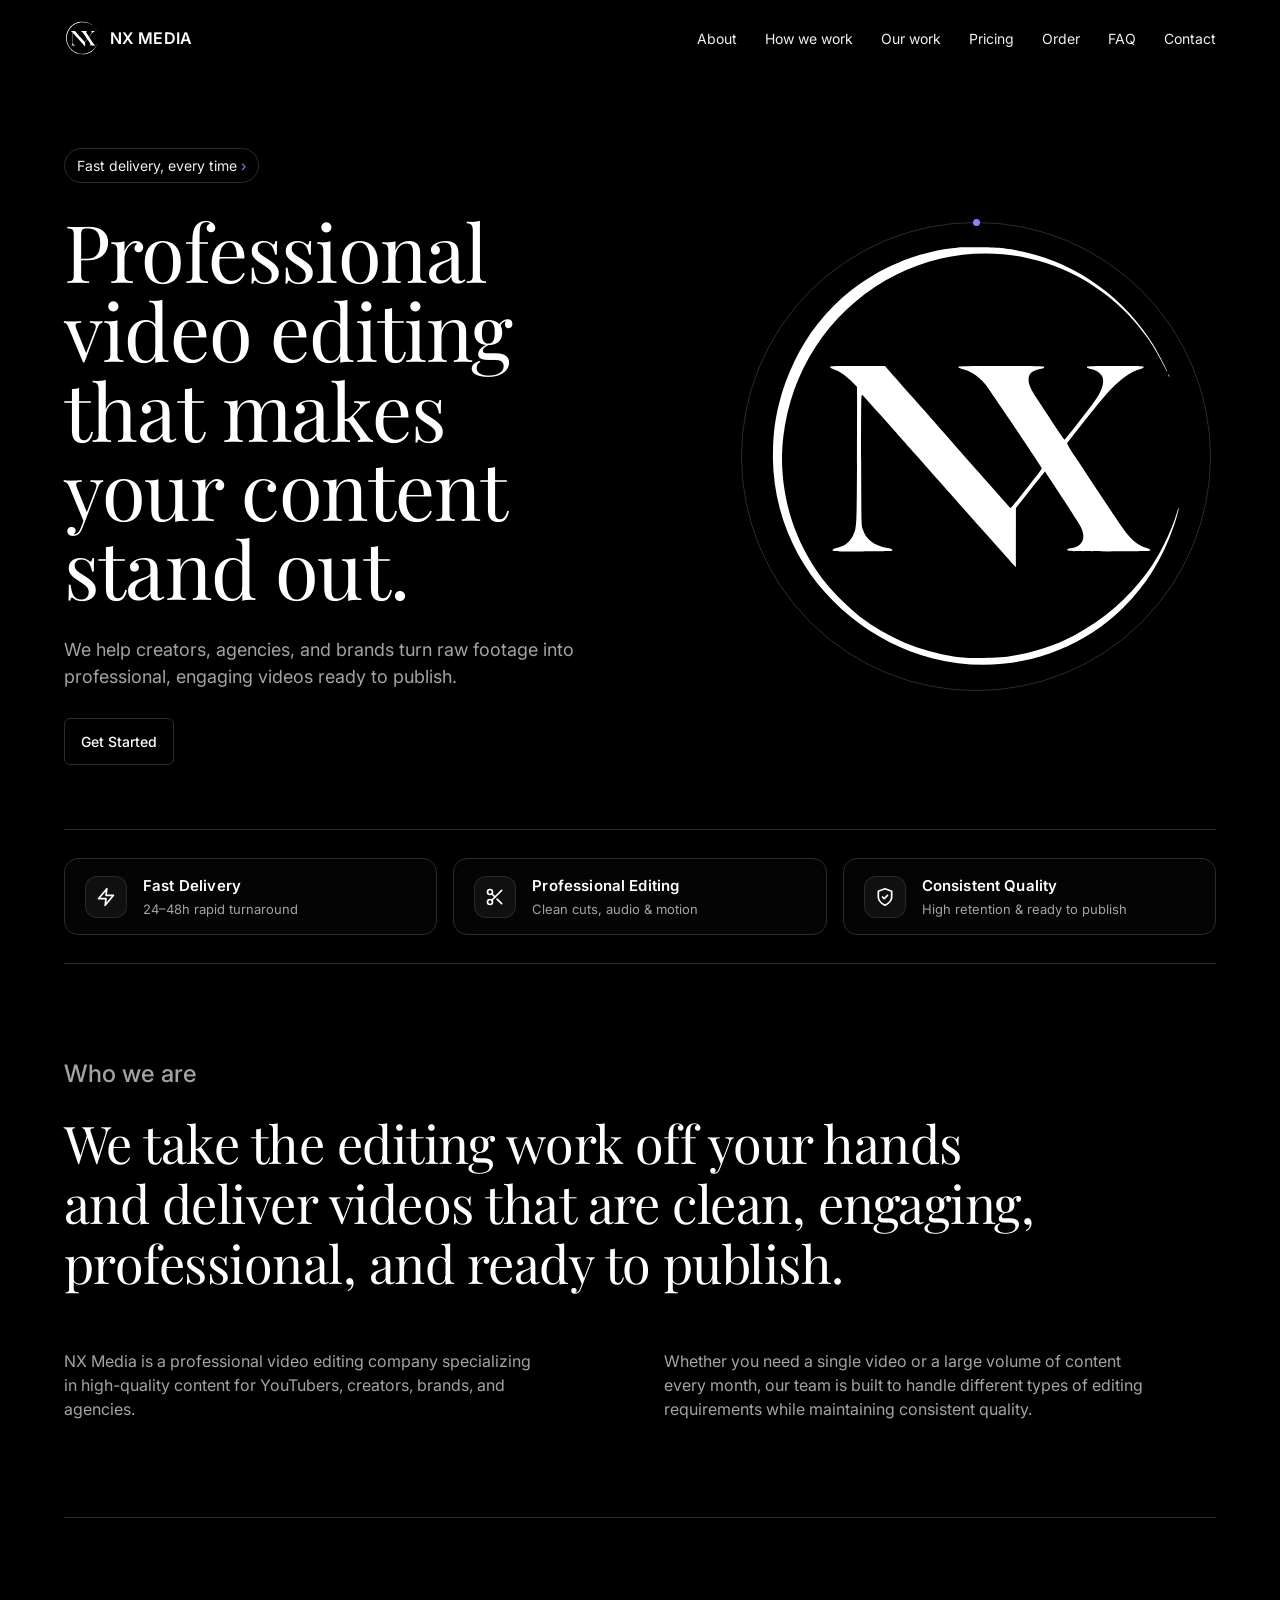
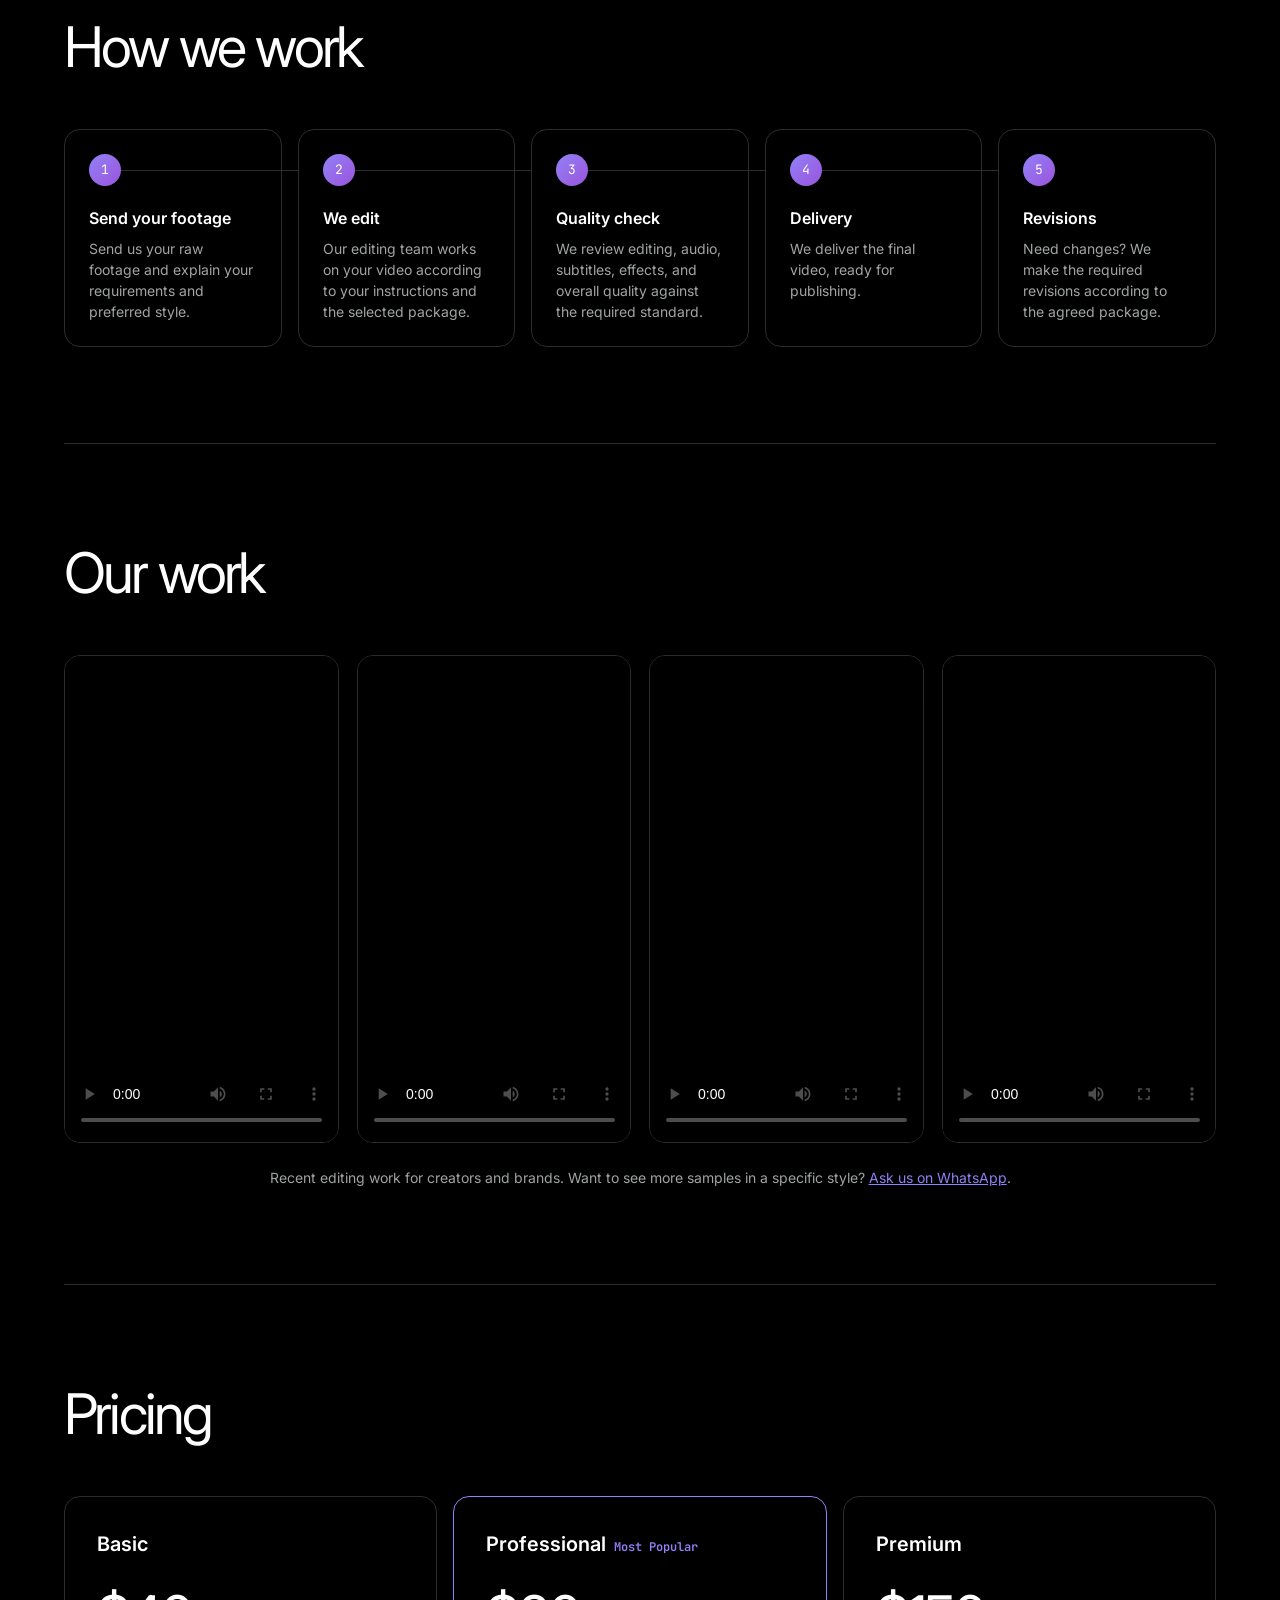
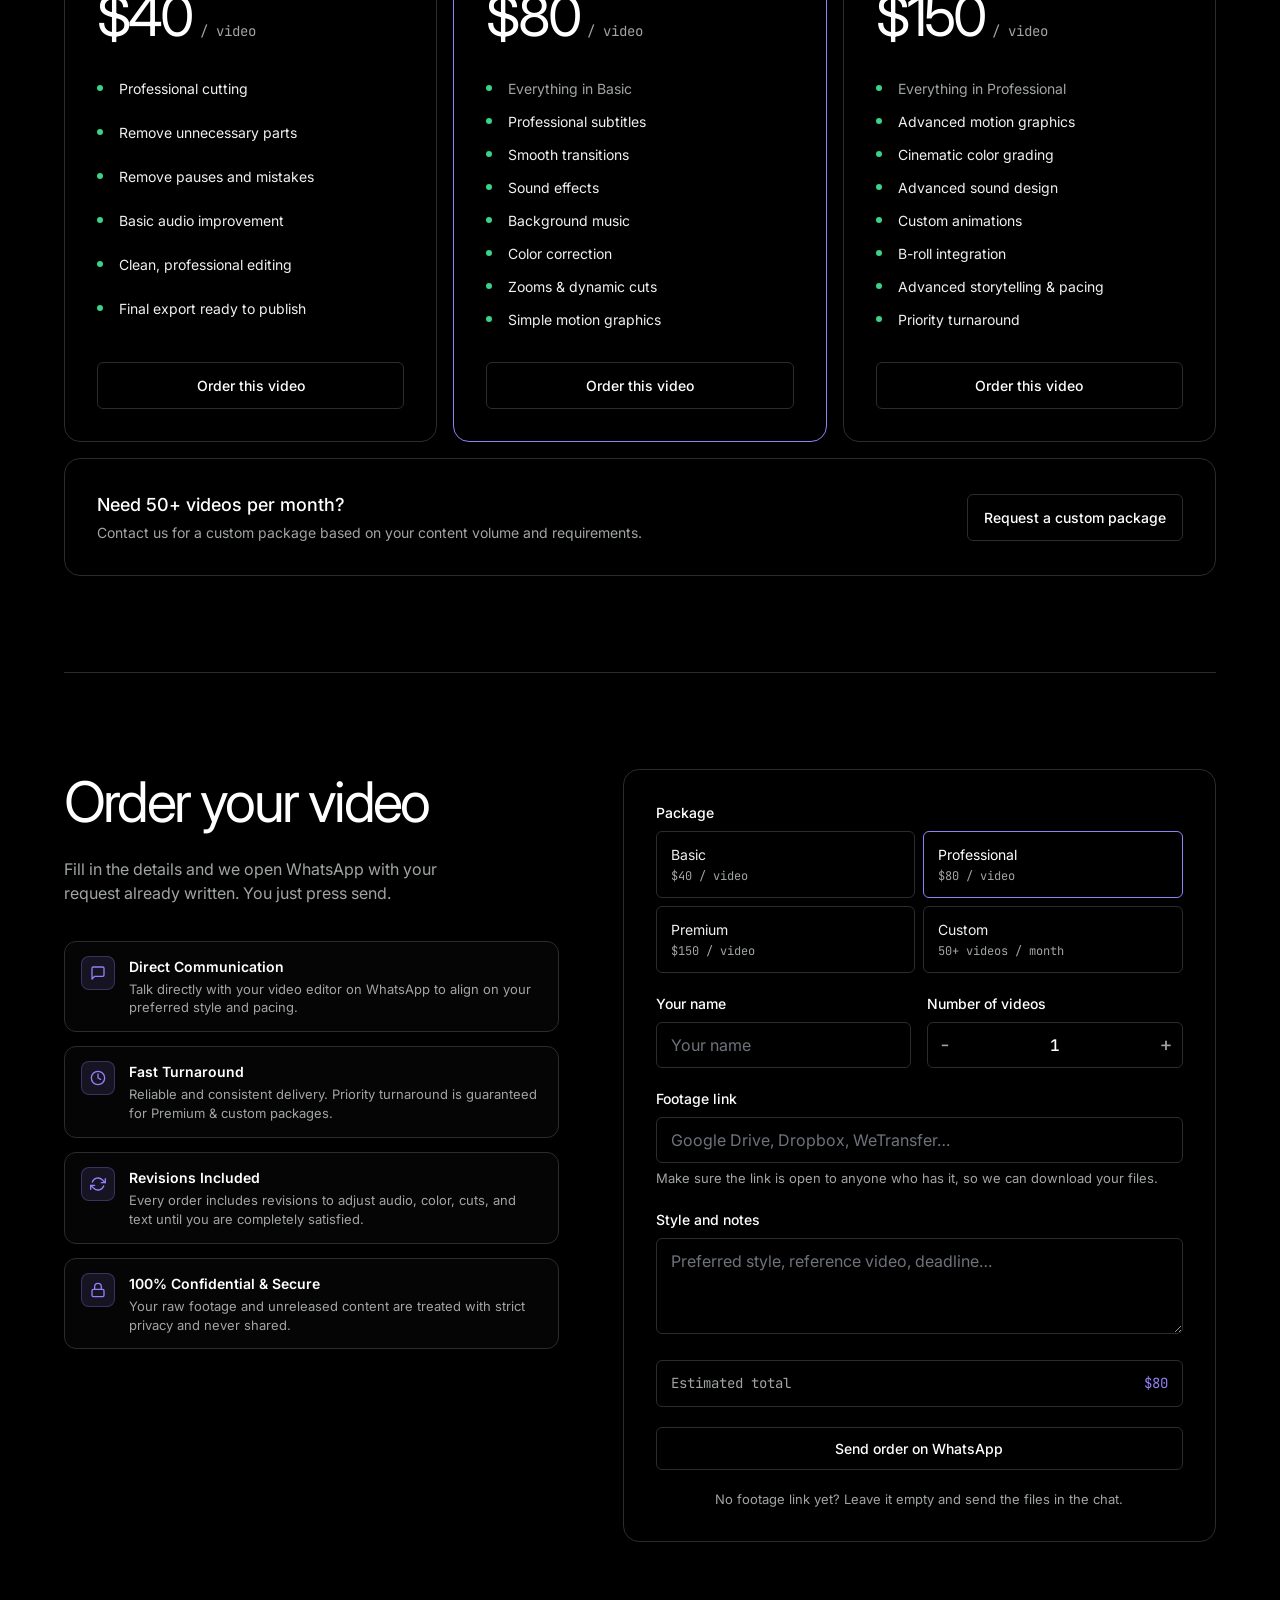
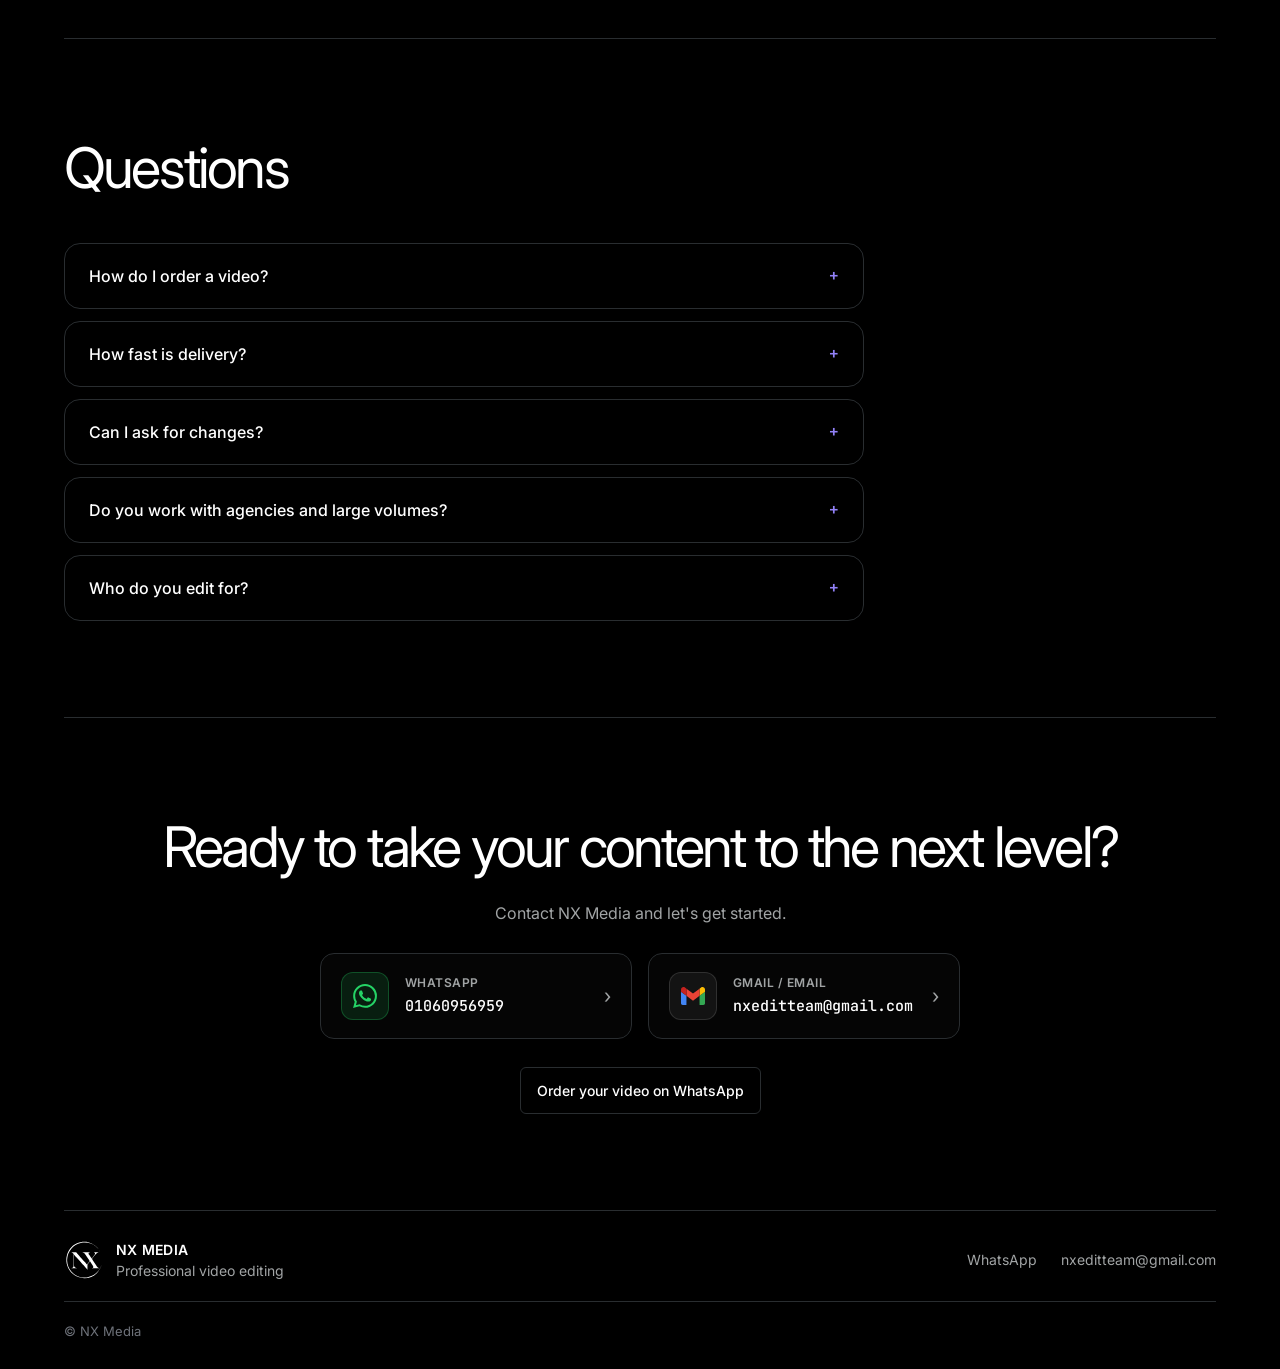
<file: index.html>
<!DOCTYPE html>
<html lang="en">
<head>
<meta charset="utf-8">
<meta name="viewport" content="width=device-width, initial-scale=1, viewport-fit=cover">
<title>NX Media — Professional Video Editing</title>
<link rel="preconnect" href="https://fonts.googleapis.com">
<link href="https://fonts.googleapis.com/css2?family=Inter:wght@400;500;600&family=Playfair+Display:wght@400&family=JetBrains+Mono:wght@400&display=swap" rel="stylesheet">
<link rel="stylesheet" href="css/style.css">
</head>
<body>
<div class="wrap">
<nav><a class="logo nav-logo" href="#top"><img src="assets/logo.svg" alt="NX Media" width="36" height="36">NX MEDIA</a><div class="links"><a href="#about">About</a><a href="#process">How we work</a><a href="#work">Our work</a><a href="#pricing">Pricing</a><a href="#order">Order</a><a href="#faq">FAQ</a><a href="#contact">Contact</a></div><button class="menu" id="mb" type="button" aria-label="Menu" aria-expanded="false" aria-controls="mp"><span></span><span></span></button><div class="mpanel" id="mp" hidden><a href="#about">About</a><a href="#process">How we work</a><a href="#work">Our work</a><a href="#pricing">Pricing</a><a href="#order">Order</a><a href="#faq">FAQ</a><a href="#contact">Contact</a></div></nav>

<header class="hero" id="top">
  <div>
    <span class="pill">Fast delivery, every time <b>›</b></span>
    <h1 style="margin-top:28px">Professional video editing that makes your content stand out.</h1>
    <p class="lead">We help creators, agencies, and brands turn raw footage into professional, engaging videos ready to publish.</p>
    <a class="btn" href="#order">Get Started</a>
  </div>
  <div class="logo-stage"><div class="ring"></div><img src="assets/logo.svg" alt="NX Media logo" width="520" height="520"></div>
</header>
<div class="trust">
  <div class="trust-card">
    <div class="t-icon">
      <svg width="20" height="20" viewBox="0 0 24 24" fill="none" stroke="currentColor" stroke-width="2" stroke-linecap="round" stroke-linejoin="round"><polygon points="13 2 3 14 12 14 11 22 21 10 12 10 13 2"/></svg>
    </div>
    <div class="t-text">
      <h4>Fast Delivery</h4>
      <p>24–48h rapid turnaround</p>
    </div>
  </div>
  <div class="trust-card">
    <div class="t-icon">
      <svg width="20" height="20" viewBox="0 0 24 24" fill="none" stroke="currentColor" stroke-width="2" stroke-linecap="round" stroke-linejoin="round"><circle cx="6" cy="6" r="3"/><circle cx="6" cy="18" r="3"/><line x1="20" y1="4" x2="8.12" y2="15.88"/><line x1="14.47" y1="14.48" x2="20" y2="20"/><line x1="8.12" y1="8.12" x2="12" y2="12"/></svg>
    </div>
    <div class="t-text">
      <h4>Professional Editing</h4>
      <p>Clean cuts, audio &amp; motion</p>
    </div>
  </div>
  <div class="trust-card">
    <div class="t-icon">
      <svg width="20" height="20" viewBox="0 0 24 24" fill="none" stroke="currentColor" stroke-width="2" stroke-linecap="round" stroke-linejoin="round"><path d="M12 22s8-4 8-10V5l-8-3-8 3v7c0 6 8 10 8 10z"/><polyline points="9 12 11 14 15 10"/></svg>
    </div>
    <div class="t-text">
      <h4>Consistent Quality</h4>
      <p>High retention &amp; ready to publish</p>
    </div>
  </div>
</div>

<section id="about">
  <h2 class="about-h">Who we are</h2>
  <p class="statement">We take the editing work off your hands and deliver videos that are clean, engaging, professional, and ready to publish.</p>
  <div class="about-cols">
    <p>NX Media is a professional video editing company specializing in high-quality content for YouTubers, creators, brands, and agencies.</p>
    <p>Whether you need a single video or a large volume of content every month, our team is built to handle different types of editing requirements while maintaining consistent quality.</p>
  </div>
</section>

<section id="process" style="border-top:1px solid var(--hair)">
  <h2>How we work</h2>
  <div class="steps">
    <div class="card"><div class="n">1</div><h4>Send your footage</h4><p>Send us your raw footage and explain your requirements and preferred style.</p></div>
    <div class="card"><div class="n">2</div><h4>We edit</h4><p>Our editing team works on your video according to your instructions and the selected package.</p></div>
    <div class="card"><div class="n">3</div><h4>Quality check</h4><p>We review editing, audio, subtitles, effects, and overall quality against the required standard.</p></div>
    <div class="card"><div class="n">4</div><h4>Delivery</h4><p>We deliver the final video, ready for publishing.</p></div>
    <div class="card"><div class="n">5</div><h4>Revisions</h4><p>Need changes? We make the required revisions according to the agreed package.</p></div>
  </div>
</section>

<section id="work" style="border-top:1px solid var(--hair)">
  <h2>Our work</h2>
  <div class="work">
    <div class="frame">
      <video controls playsinline preload="metadata" poster="https://res.cloudinary.com/gymlba2m/video/upload/v1790857457/WhatsApp_Video_2026-10-01_at_1.38.45_PM.jpg">
        <source src="https://res.cloudinary.com/gymlba2m/video/upload/v1790857457/WhatsApp_Video_2026-10-01_at_1.38.45_PM.mp4" type="video/mp4">
      </video>
    </div>
    <div class="frame">
      <video controls playsinline preload="metadata" poster="https://res.cloudinary.com/gymlba2m/video/upload/so_2/v1790857449/WhatsApp_Video_2026-10-01_at_1.38.45_PM_2.jpg">
        <source src="https://res.cloudinary.com/gymlba2m/video/upload/v1790857449/WhatsApp_Video_2026-10-01_at_1.38.45_PM_2.mp4" type="video/mp4">
      </video>
    </div>
    <div class="frame">
      <video controls playsinline preload="metadata" poster="https://res.cloudinary.com/gymlba2m/video/upload/v1790857436/WhatsApp_Video_2026-10-01_at_1.38.45_PM_1.jpg">
        <source src="https://res.cloudinary.com/gymlba2m/video/upload/v1790857436/WhatsApp_Video_2026-10-01_at_1.38.45_PM_1.mp4" type="video/mp4">
      </video>
    </div>
    <div class="frame">
      <video controls playsinline preload="metadata" poster="https://res.cloudinary.com/gymlba2m/video/upload/v1790857425/WhatsApp_Video_2026-10-01_at_1.38.45_PM_3.jpg">
        <source src="https://res.cloudinary.com/gymlba2m/video/upload/v1790857425/WhatsApp_Video_2026-10-01_at_1.38.45_PM_3.mp4" type="video/mp4">
      </video>
    </div>
  </div>
  <p class="work-note">Recent editing work for creators and brands. Want to see more samples in a specific style? <a href="https://wa.me/201060956959?text=Hi%20NX%20Media%2C%20I%20would%20like%20to%20see%20more%20portfolio%20samples" target="_blank" rel="noopener" style="color:var(--violet);text-decoration:underline">Ask us on WhatsApp</a>.</p>
</section>

<section id="pricing" style="border-top:1px solid var(--hair)">
  <h2>Pricing</h2>
  <div class="plans rv">
    <div class="card plan">
      <h3>Basic</h3>
      <div class="price">$40<small> / video</small></div>
      <ul>
        <li>Professional cutting</li><li>Remove unnecessary parts</li><li>Remove pauses and mistakes</li>
        <li>Basic audio improvement</li><li>Clean, professional editing</li><li>Final export ready to publish</li>
      </ul>
      <a class="btn" href="#order" data-pkg="Basic">Order this video</a>
    </div>
    <div class="card plan pop">
      <h3>Professional<span class="badge">Most Popular</span></h3>
      <div class="price">$80<small> / video</small></div>
      <ul>
        <li class="base">Everything in Basic</li><li>Professional subtitles</li><li>Smooth transitions</li><li>Sound effects</li>
        <li>Background music</li><li>Color correction</li><li>Zooms &amp; dynamic cuts</li><li>Simple motion graphics</li>
      </ul>
      <a class="btn" href="#order" data-pkg="Professional">Order this video</a>
    </div>
    <div class="card plan">
      <h3>Premium</h3>
      <div class="price">$150<small> / video</small></div>
      <ul>
        <li class="base">Everything in Professional</li><li>Advanced motion graphics</li><li>Cinematic color grading</li><li>Advanced sound design</li>
        <li>Custom animations</li><li>B-roll integration</li><li>Advanced storytelling &amp; pacing</li><li>Priority turnaround</li>
      </ul>
      <a class="btn" href="#order" data-pkg="Premium">Order this video</a>
    </div>
  </div>
  <div class="card custom">
    <div><h3>Need 50+ videos per month?</h3><p>Contact us for a custom package based on your content volume and requirements.</p></div>
    <a class="btn" href="#order" data-pkg="Custom">Request a custom package</a>
  </div>
</section>

<section id="order" style="border-top:1px solid var(--hair)">
  <div class="order">
    <div class="intro">
      <h2>Order your video</h2>
      <p>Fill in the details and we open WhatsApp with your request already written. You just press send.</p>
      <div class="order-perks">
        <div class="perk">
          <div class="perk-i"><svg width="16" height="16" viewBox="0 0 24 24" fill="none" stroke="currentColor" stroke-width="2" stroke-linecap="round" stroke-linejoin="round"><path d="M21 15a2 2 0 0 1-2 2H7l-4 4V5a2 2 0 0 1 2-2h14a2 2 0 0 1 2 2z"/></svg></div>
          <div><h4>Direct Communication</h4><p>Talk directly with your video editor on WhatsApp to align on your preferred style and pacing.</p></div>
        </div>
        <div class="perk">
          <div class="perk-i"><svg width="16" height="16" viewBox="0 0 24 24" fill="none" stroke="currentColor" stroke-width="2" stroke-linecap="round" stroke-linejoin="round"><circle cx="12" cy="12" r="10"/><polyline points="12 6 12 12 16 14"/></svg></div>
          <div><h4>Fast Turnaround</h4><p>Reliable and consistent delivery. Priority turnaround is guaranteed for Premium & custom packages.</p></div>
        </div>
        <div class="perk">
          <div class="perk-i"><svg width="16" height="16" viewBox="0 0 24 24" fill="none" stroke="currentColor" stroke-width="2" stroke-linecap="round" stroke-linejoin="round"><polyline points="23 4 23 10 17 10"/><polyline points="1 20 1 14 7 14"/><path d="M3.51 9a9 9 0 0 1 14.85-3.36L23 10M1 14l4.64 4.36A9 9 0 0 0 20.49 15"/></svg></div>
          <div><h4>Revisions Included</h4><p>Every order includes revisions to adjust audio, color, cuts, and text until you are completely satisfied.</p></div>
        </div>
        <div class="perk">
          <div class="perk-i"><svg width="16" height="16" viewBox="0 0 24 24" fill="none" stroke="currentColor" stroke-width="2" stroke-linecap="round" stroke-linejoin="round"><rect x="3" y="11" width="18" height="11" rx="2" ry="2"/><path d="M7 11V7a5 5 0 0 1 10 0v4"/></svg></div>
          <div><h4>100% Confidential & Secure</h4><p>Your raw footage and unreleased content are treated with strict privacy and never shared.</p></div>
        </div>
      </div>
    </div>
    <div class="f card" role="group" aria-label="Order form">
      <form id="of" novalidate style="display:grid;gap:20px" onsubmit="return false">
        <fieldset><legend>Package</legend><div class="opts"><label><input type="radio" name="pkg" value="Basic"><span>Basic<small>$40 / video</small></span></label><label><input type="radio" name="pkg" value="Professional" checked><span>Professional<small>$80 / video</small></span></label><label><input type="radio" name="pkg" value="Premium"><span>Premium<small>$150 / video</small></span></label><label><input type="radio" name="pkg" value="Custom"><span>Custom<small>50+ videos / month</small></span></label></div></fieldset>
        <div class="row2">
          <div><label class="l" for="nm">Your name</label><input id="nm" type="text" autocomplete="name" placeholder="Your name" aria-describedby="e-nm"><p class="ferr" id="e-nm" role="alert"></p></div>
          <div>
            <label class="l" for="ct">Number of videos</label>
            <div class="stepper" id="st-ct">
              <button type="button" class="step-btn" id="ct-dec" aria-label="Decrease videos">−</button>
              <input id="ct" type="number" min="1" max="99" value="1" inputmode="numeric" aria-describedby="e-ct">
              <button type="button" class="step-btn" id="ct-inc" aria-label="Increase videos">+</button>
            </div>
            <p class="ferr" id="e-ct" role="alert"></p>
          </div>
        </div>
        <div><label class="l" for="fl">Footage link</label><input id="fl" type="url" placeholder="Google Drive, Dropbox, WeTransfer…" aria-describedby="h-fl e-fl"><p class="help" id="h-fl">Make sure the link is open to anyone who has it, so we can download your files.</p><p class="ferr" id="e-fl" role="alert"></p></div>
        <div><label class="l" for="nt">Style and notes</label><textarea id="nt" placeholder="Preferred style, reference video, deadline…"></textarea></div>
        <div class="est"><span>Estimated total</span><b id="tot">$80</b></div>
        <button class="btn" type="button" id="go">Send order on WhatsApp</button>
        <p class="status" id="st" role="status" aria-live="polite"></p>
        <p class="hint">No footage link yet? Leave it empty and send the files in the chat.</p>
      </form>
    </div>
  </div>
</section>

<section id="faq" style="border-top:1px solid var(--hair)">
  <h2>Questions</h2>
  <div class="faq"><details><summary>How do I order a video?</summary><p>Send us a message on WhatsApp with your raw footage, your requirements, and your preferred style. We confirm the package and get started.</p></details><details><summary>How fast is delivery?</summary><p>Fast delivery is a core promise. Premium includes priority turnaround, and we confirm timing for your video before we start.</p></details><details><summary>Can I ask for changes?</summary><p>Yes. We make the required revisions according to the agreed package.</p></details><details><summary>Do you work with agencies and large volumes?</summary><p>Yes. We handle a single video or a large volume every month. For 50+ videos per month, we build a custom package around your volume.</p></details><details><summary>Who do you edit for?</summary><p>YouTubers, creators, brands, and agencies.</p></details></div>
</section>

<section id="contact" class="cta-sec" style="border-top:1px solid var(--hair)">
  <h2>Ready to take your content to the next level?</h2>
  <p>Contact NX Media and let's get started.</p>
  <div class="contact-cards">
    <a class="contact-card whatsapp" href="https://wa.me/201060956959?text=Hi%20NX%20Media%2C%20I%20would%20like%20to%20order%20a%20video%20edit." target="_blank" rel="noopener" aria-label="Chat on WhatsApp">
      <div class="c-icon wa-icon">
        <svg width="24" height="24" viewBox="0 0 24 24" fill="currentColor">
          <path d="M17.472 14.382c-.297-.149-1.758-.867-2.03-.967-.273-.099-.471-.148-.67.15-.197.297-.767.966-.94 1.164-.173.199-.347.223-.644.075-.297-.15-1.255-.463-2.39-1.475-.883-.788-1.48-1.761-1.653-2.059-.173-.297-.018-.458.13-.606.134-.133.298-.347.446-.52.149-.174.198-.298.298-.497.099-.198.05-.371-.025-.52-.075-.149-.669-1.612-.916-2.207-.242-.579-.487-.5-.669-.51l-.57-.01c-.198 0-.52.074-.792.372s-1.04 1.016-1.04 2.479 1.065 2.876 1.213 3.074c.149.198 2.096 3.2 5.077 4.487.709.306 1.262.489 1.694.625.712.227 1.36.195 1.871.118.571-.085 1.758-.719 2.006-1.413.248-.694.248-1.289.173-1.413-.074-.124-.272-.198-.57-.347m-5.421 7.403h-.004a9.87 9.87 0 01-5.031-1.378l-.361-.214-3.741.982.998-3.648-.235-.374a9.86 9.86 0 01-1.51-5.26c.001-5.45 4.436-9.884 9.888-9.884 2.64 0 5.122 1.03 6.988 2.898a9.825 9.825 0 012.893 6.994c-.003 5.45-4.437 9.884-9.888 9.884m8.413-18.297A11.815 11.815 0 0012.05 0C5.495 0 .16 5.335.157 11.892c0 2.096.547 4.142 1.588 5.945L.057 24l6.305-1.654a11.882 11.882 0 005.683 1.448h.005c6.554 0 11.89-5.335 11.893-11.893a11.821 11.821 0 00-3.48-8.413Z"/>
        </svg>
      </div>
      <div class="c-info">
        <span class="c-label">WhatsApp</span>
        <b class="c-val">01060956959</b>
      </div>
      <div class="c-arrow">›</div>
    </a>

    <a class="contact-card email" href="https://mail.google.com/mail/?view=cm&fs=1&to=nxeditteam@gmail.com&su=Video%20Editing%20Request%20-%20NX%20Media&body=Hi%20NX%20Media%2C%0A%0AI%20would%20like%20to%20order%20a%20video%20edit.%0A%0AName%3A%20%0APackage%3A%20%0ADetails%3A%20" target="_blank" rel="noopener" aria-label="Send email via Gmail">
      <div class="c-icon mail-icon">
        <svg width="24" height="24" viewBox="52 42 88 66">
          <path fill="#4285f4" d="M58 108h14V74L52 59v43c0 3.32 2.69 6 6 6"/>
          <path fill="#34a853" d="M120 108h14c3.32 0 6-2.69 6-6V59l-20 15"/>
          <path fill="#fbbc04" d="M120 48v26l20-15v-8c0-7.42-8.47-11.65-14.4-7.2"/>
          <path fill="#ea4335" d="M72 74V48l24 18 24-18v26L96 92"/>
          <path fill="#c5221f" d="M52 51v8l20 15V48l-5.6-4.2c-5.94-4.45-14.4-.22-14.4 7.2"/>
        </svg>
      </div>
      <div class="c-info">
        <span class="c-label">Gmail / Email</span>
        <b class="c-val">nxeditteam@gmail.com</b>
      </div>
      <div class="c-arrow">›</div>
    </a>
  </div>
  <p style="margin-top:28px"><a class="btn" href="https://wa.me/201060956959?text=Hi%20NX%20Media%2C%20I%20need%20a%20video%20edited.%20Here%20are%20the%20details%3A" target="_blank" rel="noopener">Order your video on WhatsApp</a></p>
</section>

<footer class="ft"><div class="ft-brand"><img src="assets/logo.svg" alt="NX Media" width="40" height="40"><div><b>NX MEDIA</b><span>Professional video editing</span></div></div><div class="ft-links"><a href="https://wa.me/201060956959" target="_blank" rel="noopener">WhatsApp</a><a href="https://mail.google.com/mail/?view=cm&fs=1&to=nxeditteam@gmail.com" target="_blank" rel="noopener">nxeditteam@gmail.com</a></div><div class="ft-copy">© NX Media</div></footer>
</div>
<div class="sticky"><a class="btn" href="#order" data-x="1">Order your video</a></div>
<script src="js/main.js" defer></script></body></html>
</file>
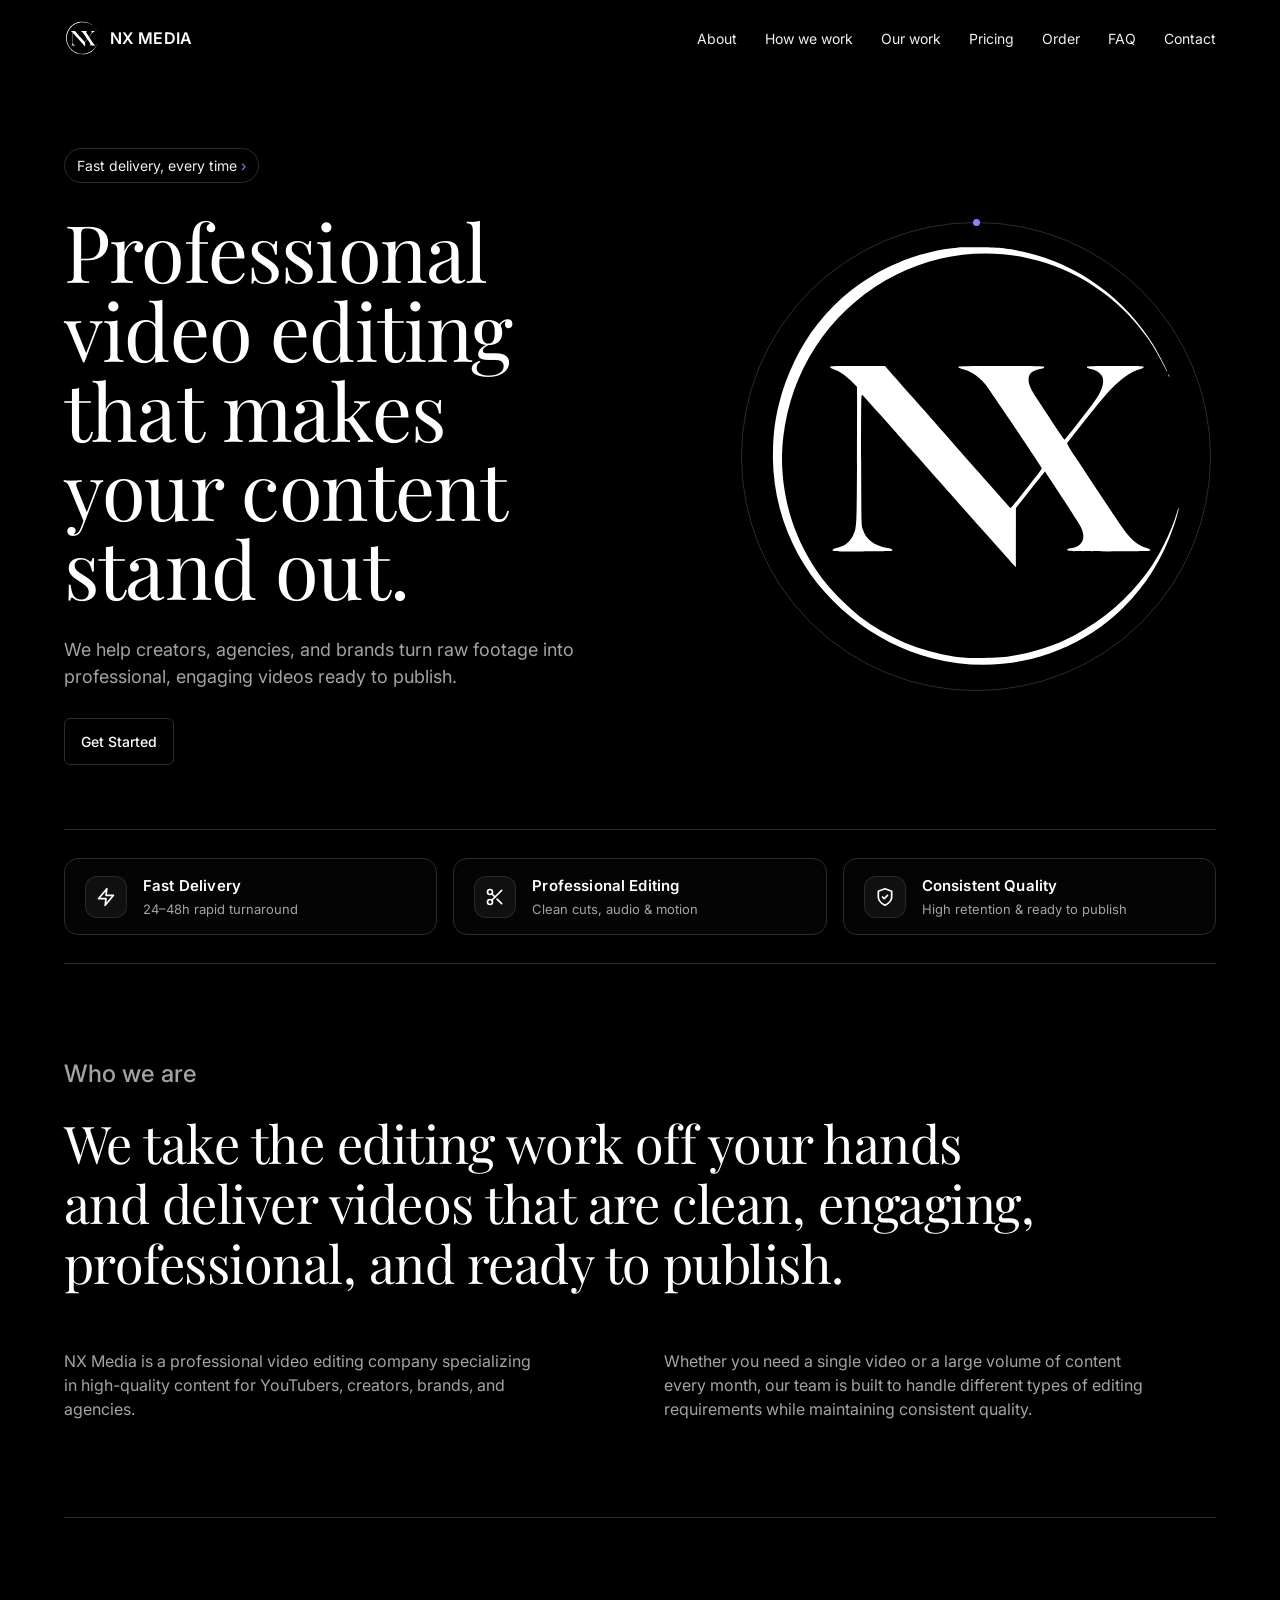
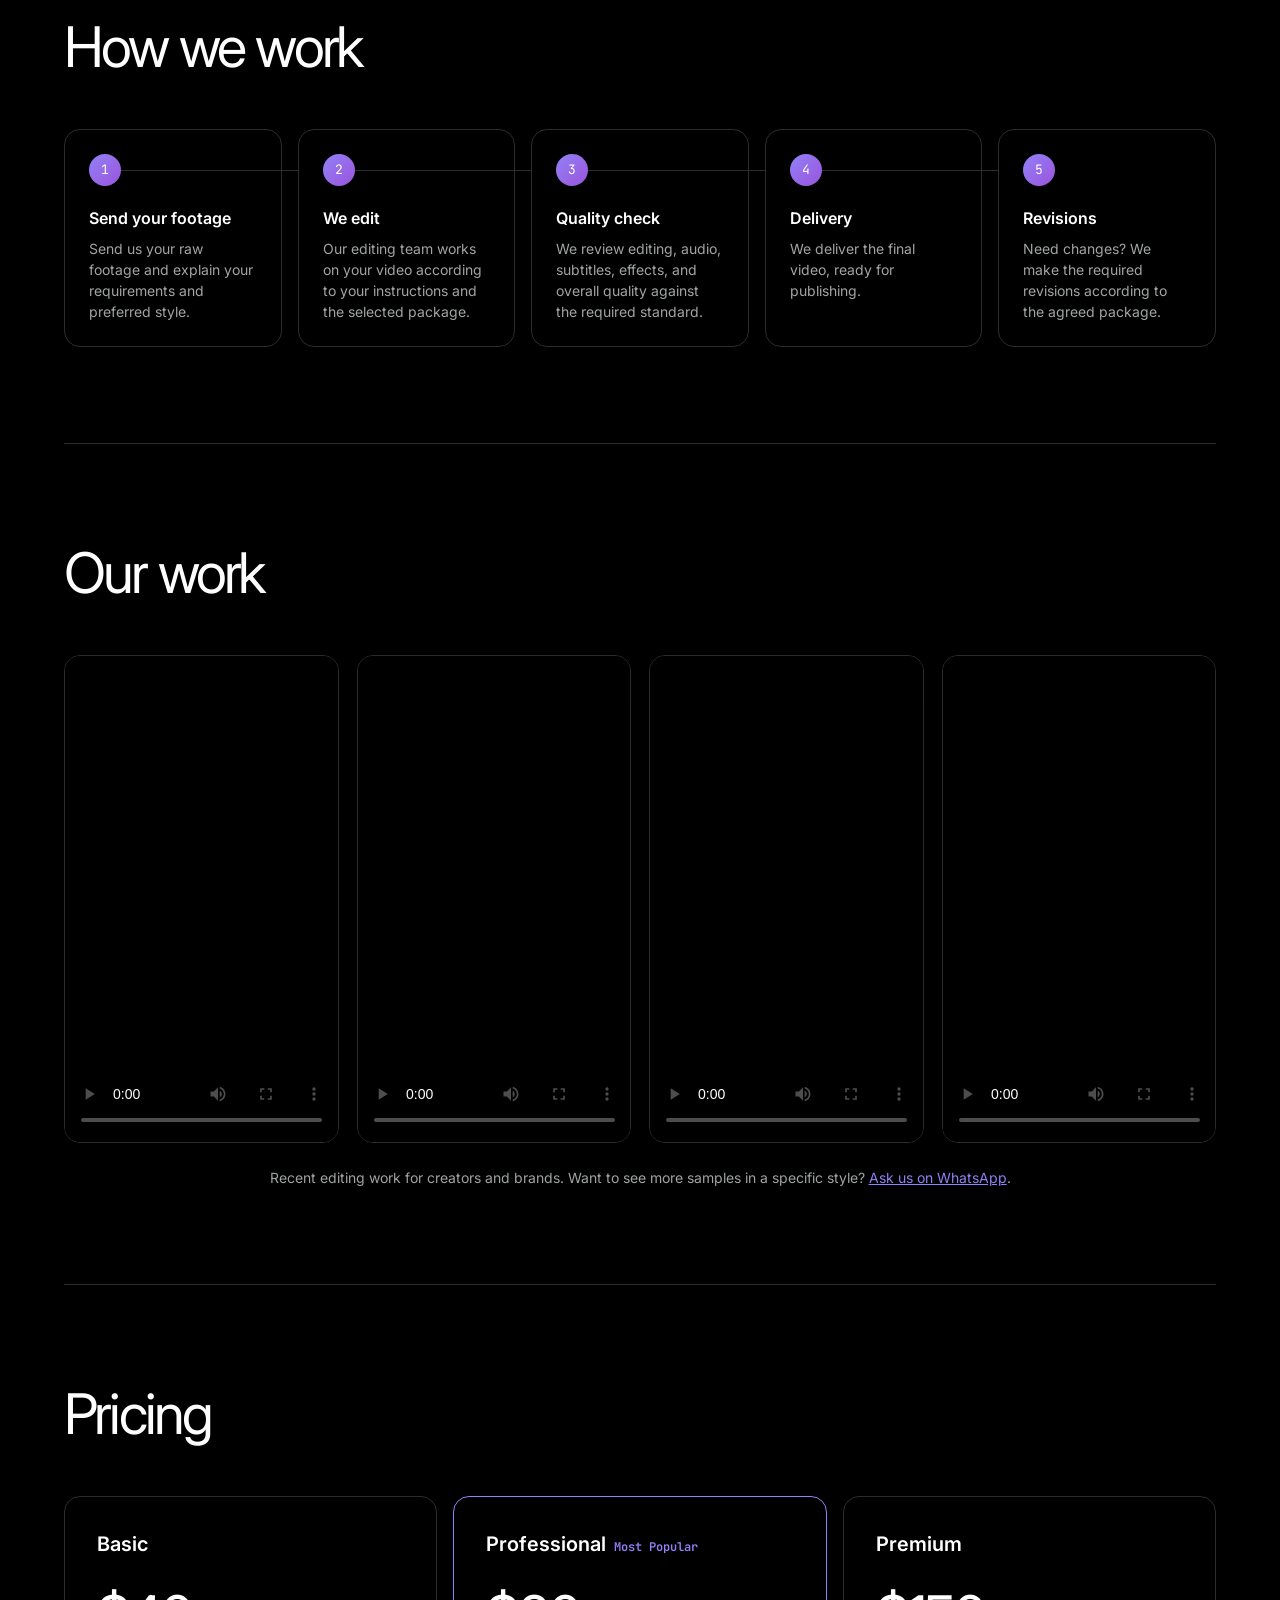
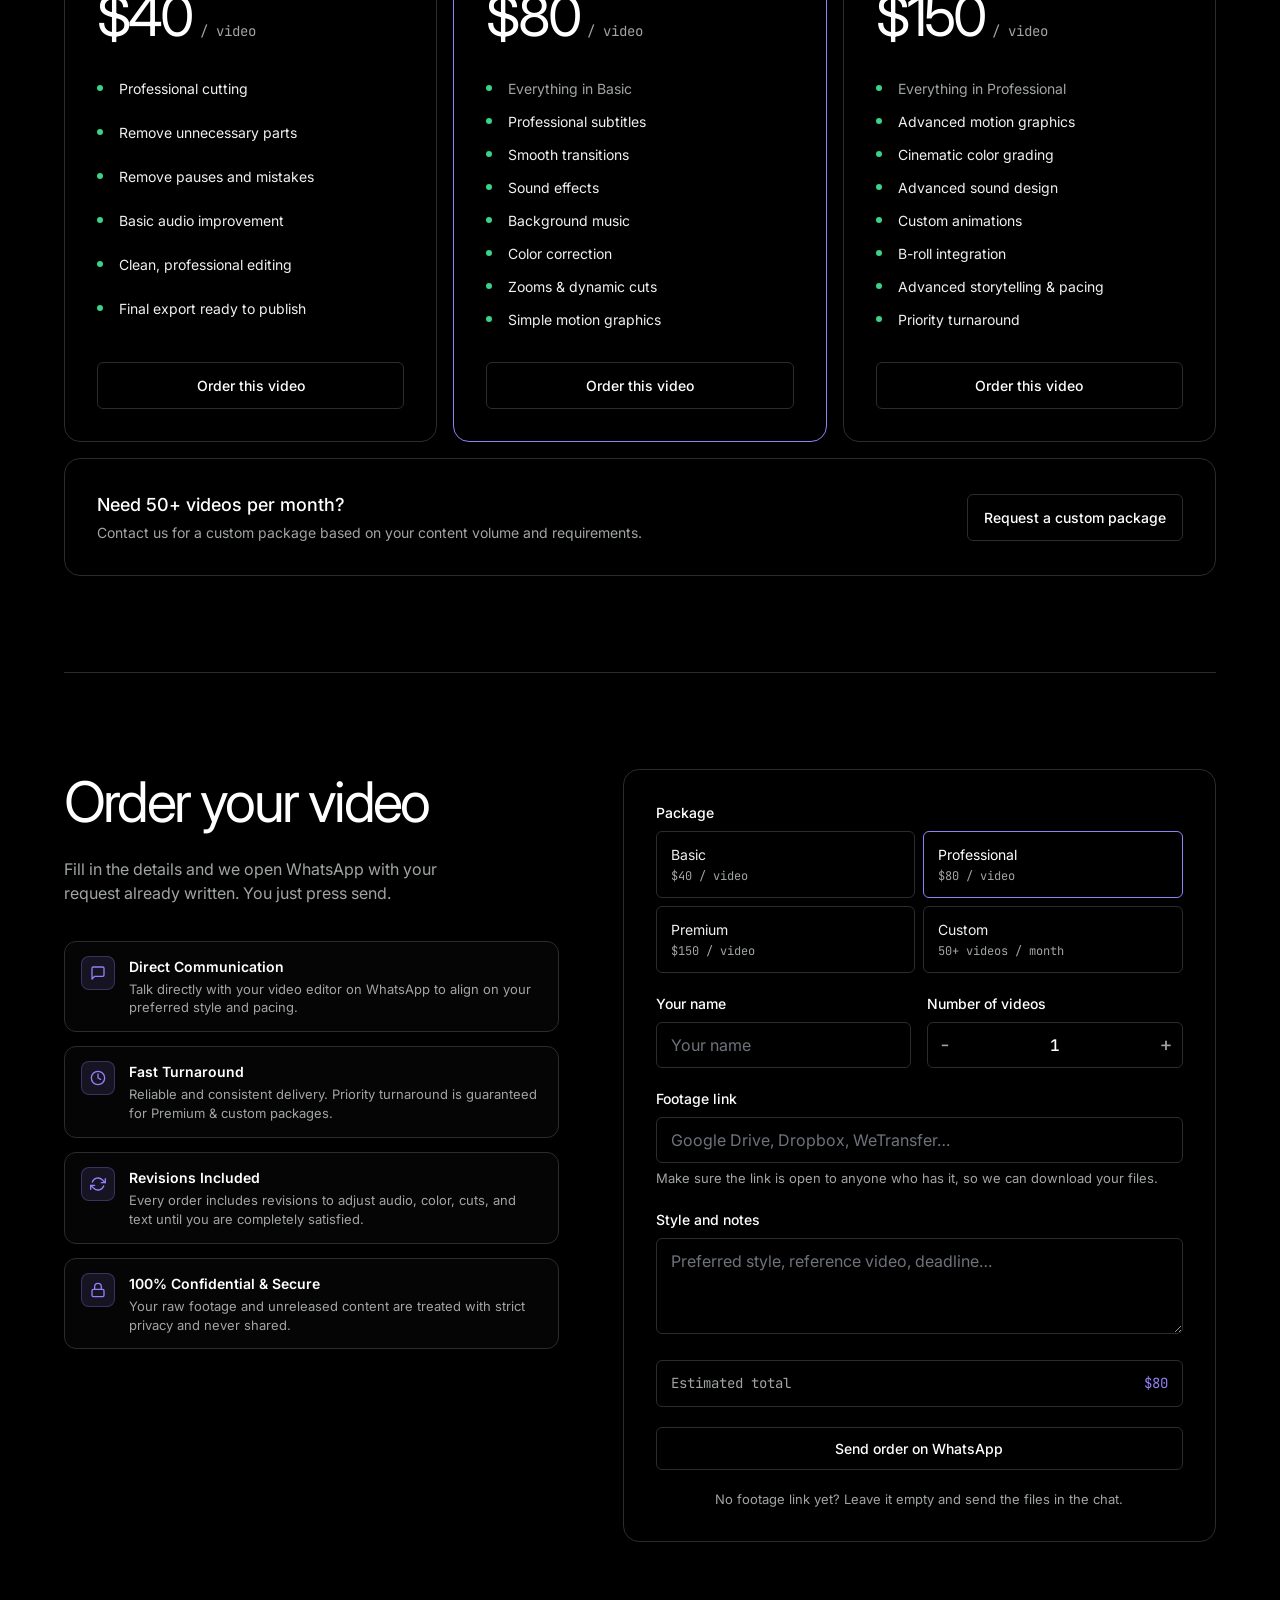
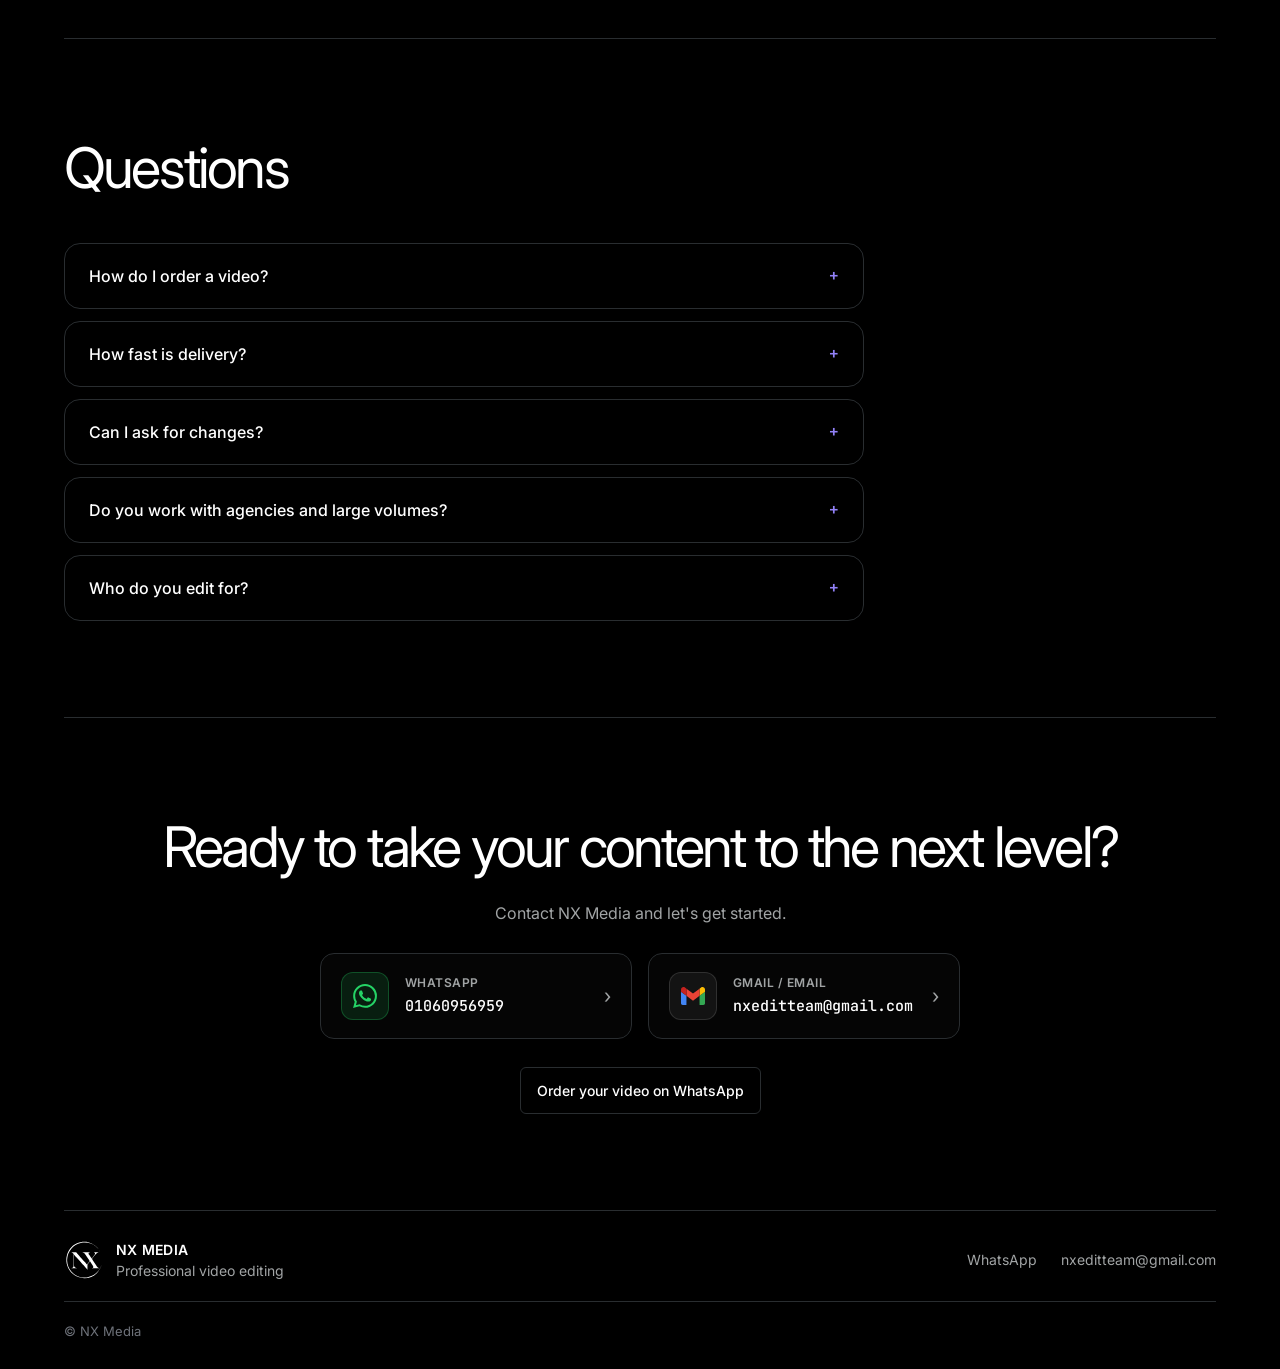
<file: NX Media.html>
<!DOCTYPE html>
<html lang="en">
<head>
<meta charset="utf-8">
<meta name="viewport" content="width=device-width, initial-scale=1, viewport-fit=cover">
<title>NX Media — Professional Video Editing</title>
<link rel="preconnect" href="https://fonts.googleapis.com">
<link href="https://fonts.googleapis.com/css2?family=Inter:wght@400;500;600&family=Playfair+Display:wght@400&family=JetBrains+Mono:wght@400&display=swap" rel="stylesheet">
<style>
:root{
  --void:#000;--hair:#292d30;--white:#fff;--bone:#f0f0f0;--ash:#a1a4a5;--smoke:#abafb4;
  --violet:#9281f7;--glow:#baa7ff;--green:#3ad389;
  --grad:linear-gradient(to right bottom,#9281f7,#9a54dc);
  --inter:'Inter',ui-sans-serif,system-ui,-apple-system,"Segoe UI",Roboto,sans-serif;
  --serif:'Playfair Display','Domaine','GT Sectra',Georgia,serif;
  --mono:'JetBrains Mono','Commit Mono',ui-monospace,Menlo,Consolas,monospace;
  box-sizing:border-box;padding-top:env(safe-area-inset-top,0px);padding-bottom:env(safe-area-inset-bottom,0px);
}
html{scroll-padding-top:env(safe-area-inset-top,0px);scroll-behavior:smooth}
*,*::before,*::after{box-sizing:border-box}
body{margin:0;background:var(--void);color:var(--bone);font:400 16px/1.5 var(--inter);-webkit-font-smoothing:antialiased}
a{color:inherit;text-decoration:none}
.wrap{max-width:1200px;margin:0 auto;padding:0 24px}
section{padding:96px 0}
nav{display:flex;justify-content:space-between;align-items:center;padding:20px 0}
.logo{font-weight:600;letter-spacing:.02em;color:var(--white)}
nav .links{display:flex;gap:28px;font-size:14px}
nav .links a{color:var(--bone)}nav .links a:hover{color:var(--white)}
.btn{display:inline-block;border:1px solid var(--hair);border-radius:6px;padding:12px 16px;color:var(--white);font-size:14px;font-weight:500;background:transparent;transition:border-color .15s ease-out}
.btn:hover,.btn:focus-visible{border-color:var(--white);outline:none}
.pill{display:inline-block;border:1px solid var(--hair);border-radius:9999px;padding:6px 12px;font-size:14px;color:var(--bone)}
.pill b{font-weight:400;color:var(--violet)}
h1,h2{font-weight:400;margin:0;color:var(--white)}
h1{font-family:var(--serif);font-size:clamp(48px,9vw,96px);line-height:1;letter-spacing:-.01em}
h2{font-size:clamp(36px,6vw,56px);line-height:1.2;letter-spacing:-.05em}
.hero{padding:72px 0 96px;display:grid;grid-template-columns:1.3fr 1fr;gap:48px;align-items:center}
.hero p.lead{font-size:18px;color:var(--ash);max-width:520px;margin:28px 0}
.tags{font-family:var(--mono);font-size:13px;color:var(--violet);margin:0 0 32px}
.logo-stage{justify-self:center;width:100%;max-width:400px;perspective:1000px}
.logo-stage img{display:block;width:100%;height:auto;mix-blend-mode:lighten;opacity:0;animation:reveal 1.2s cubic-bezier(.2,.7,.2,1) .1s forwards,sway 9s ease-in-out 1.3s infinite alternate}
@keyframes reveal{from{opacity:0;transform:scale(.9) rotateY(-40deg)}to{opacity:1;transform:none}}
@keyframes sway{from{transform:rotateY(-14deg)}to{transform:rotateY(14deg)}}
.nav-logo{display:flex;align-items:center;gap:10px}
.nav-logo img{width:36px;height:36px;display:block}
.cols{display:grid;grid-template-columns:1fr 1.2fr;gap:64px}
.cols p{color:var(--ash);margin:0 0 16px;max-width:560px}
.cols h3{font-size:24px;font-weight:500;color:var(--white);margin:0 0 16px}
.steps{display:grid;grid-template-columns:repeat(5,1fr);gap:16px;margin-top:48px}
.card{border:1px solid var(--hair);border-radius:16px;padding:32px;background:#000}
.steps .card{padding:24px}
.steps .n{display:grid;place-items:center;width:32px;height:32px;border-radius:16px;background:var(--grad);color:#fff;font-family:var(--mono);font-size:13px;margin-bottom:20px}
.steps h4,.plan h3{margin:0 0 8px;font-size:16px;font-weight:600;color:var(--white)}
.steps p{margin:0;font-size:14px;color:var(--ash);line-height:1.5}
.plans{display:grid;grid-template-columns:repeat(3,1fr);gap:16px;margin-top:48px}
.plan{display:flex;flex-direction:column}
.plan.pop{border-color:var(--violet)}
.plan h3{font-size:20px}
.price{font-size:56px;letter-spacing:-.05em;color:var(--white);line-height:1.2;margin:16px 0 4px}
.price small{font-family:var(--mono);font-size:14px;letter-spacing:0;color:var(--ash)}
.badge{font-family:var(--mono);font-size:12px;color:var(--violet);margin-left:8px}
.plan ul{list-style:none;padding:0;margin:24px 0 32px;display:grid;gap:12px;font-size:14px;flex:1}
.plan li{color:var(--bone);padding-left:22px;position:relative}
.plan li::before{content:"";position:absolute;left:0;top:7px;width:6px;height:6px;border-radius:50%;background:var(--green)}
.plan li.base{color:var(--ash)}
.plan .btn{text-align:center}
.custom{margin-top:16px;display:flex;justify-content:space-between;gap:24px;align-items:center;flex-wrap:wrap}
.custom h3{margin:0 0 4px;font-size:18px;font-weight:500;color:var(--white)}
.custom p{margin:0;color:var(--ash);font-size:14px}
.contact-cards{display:grid;grid-template-columns:1fr 1fr;gap:16px;max-width:640px;margin:28px auto 0;text-align:left}
.contact-card{display:flex;align-items:center;gap:16px;padding:18px 20px;border:1px solid var(--hair);border-radius:14px;background:rgba(255,255,255,.02);transition:all .2s cubic-bezier(.16,1,.3,1);text-decoration:none}
.contact-card:hover{transform:translateY(-2px);background:rgba(255,255,255,.05)}
.contact-card.whatsapp:hover{border-color:rgba(37,211,102,.5);box-shadow:0 8px 24px -6px rgba(37,211,102,.25)}
.contact-card.email:hover{border-color:rgba(66,133,244,.55);box-shadow:0 8px 24px -6px rgba(66,133,244,.25)}
.c-icon{width:48px;height:48px;border-radius:12px;display:grid;place-items:center;flex-shrink:0;transition:transform .2s ease}
.contact-card:hover .c-icon{transform:scale(1.08)}
.wa-icon{background:rgba(37,211,102,.12);border:1px solid rgba(37,211,102,.28);color:#25d366}
.mail-icon{background:rgba(255,255,255,.06);border:1px solid rgba(255,255,255,.12);color:#fff}
.c-info{display:flex;flex-direction:column;gap:3px;min-width:0;flex:1}
.c-label{font-size:12px;text-transform:uppercase;letter-spacing:.04em;color:var(--ash);font-weight:600}
.c-val{font-size:15px;color:var(--white);font-family:var(--mono);font-weight:500;overflow:hidden;text-overflow:ellipsis;white-space:nowrap}
.c-arrow{color:var(--ash);font-size:20px;line-height:1;transition:transform .2s ease,color .2s ease}
.contact-card:hover .c-arrow{color:var(--white);transform:translateX(3px)}
@media(max-width:620px){.contact-cards{grid-template-columns:1fr}}
.cta-sec{text-align:center}
.cta-sec p{color:var(--ash);margin:20px auto 0;max-width:480px}
footer{border-top:1px solid var(--hair);padding:28px 0;font-size:14px;color:var(--ash);display:flex;justify-content:space-between;flex-wrap:wrap;gap:12px}
@media(max-width:900px){.hero,.cols{grid-template-columns:1fr}.steps{grid-template-columns:1fr 1fr}.plans{grid-template-columns:1fr}.logo-stage{max-width:240px;order:-1}section{padding:64px 0}}
@media(max-width:520px){.steps{grid-template-columns:1fr}nav .links{display:none}}
@media(prefers-reduced-motion:reduce){.logo-stage img{animation:none;opacity:1}}

.logo-stage{position:relative;max-width:460px}
.ring{position:absolute;inset:-1%;border-radius:50%;border:1px solid var(--hair);animation:turn 16s linear infinite;pointer-events:none}
.ring::after{content:"";position:absolute;top:-4px;left:50%;width:7px;height:7px;margin-left:-3.5px;border-radius:50%;background:var(--violet)}
@keyframes turn{to{transform:rotate(360deg)}}
h1{max-width:11em;text-wrap:balance;font-size:clamp(36px,6.2vw,80px)}
.steps .card{position:relative}
.steps .n{position:relative;z-index:1}
.steps .card:not(:last-child)::after{content:"";position:absolute;left:56px;top:40px;width:calc(100% - 16px);height:1px;background:var(--hair)}
.js .plans.rv{opacity:0;transform:translateY(18px);transition:opacity .7s ease-out,transform .7s ease-out}
.js .plans.rv.in{opacity:1;transform:none}
.work{display:grid;grid-template-columns:repeat(4,1fr);gap:18px;margin-top:48px}
.work .frame{aspect-ratio:9/16;border:1px solid var(--hair);border-radius:16px;overflow:hidden;position:relative;background:#000;box-shadow:0 12px 32px -8px rgba(0,0,0,.6);transition:border-color .2s ease,transform .2s ease}
.work .frame:hover{border-color:rgba(255,255,255,.2);transform:translateY(-3px)}
.work video{position:absolute;inset:0;width:100%;height:100%;object-fit:contain;border:0;background:#000}
.work video:fullscreen,.work video:-webkit-full-screen{object-fit:contain!important}
.work-note{color:var(--ash);margin:24px 0 0;font-size:14px;text-align:center}
.faq{margin-top:40px;display:grid;gap:12px;max-width:800px}
.faq details{border:1px solid var(--hair);border-radius:16px;padding:20px 24px}
.faq summary{cursor:pointer;font-weight:500;color:var(--white);list-style:none;display:flex;justify-content:space-between;gap:16px}
.faq summary::-webkit-details-marker{display:none}
.faq summary::after{content:"+";font-family:var(--mono);color:var(--violet)}
.faq details[open] summary::after{content:"–"}
.faq details p{margin:12px 0 0;color:var(--ash);font-size:15px}
.sticky{display:none}
@media(max-width:900px){.work{grid-template-columns:repeat(2,1fr)}.steps .card::after{display:none!important}
@media(max-width:520px){.work{grid-template-columns:1fr;max-width:320px;margin-left:auto;margin-right:auto}}
.sticky{display:block;position:fixed;left:0;right:0;bottom:0;z-index:20;padding:12px 16px calc(12px + env(safe-area-inset-bottom,0px));background:rgba(0,0,0,.95);backdrop-filter:blur(25px);border-top:1px solid var(--hair)}
.sticky a{display:block;text-align:center}body{padding-bottom:76px}}
@media(prefers-reduced-motion:reduce){.ring{animation:none}.js .plans.rv{opacity:1;transform:none;transition:none}}
@media(max-width:900px){nav{gap:16px}nav .links{gap:18px;overflow-x:auto;white-space:nowrap;min-width:0;scrollbar-width:none}nav .links::-webkit-scrollbar{display:none}h1,h2,.price{overflow-wrap:break-word}}

.order{display:grid;grid-template-columns:1fr 1.2fr;gap:64px;align-items:start}
.order .intro p{color:var(--ash);max-width:420px;margin:20px 0 0}
.order form{display:grid;gap:20px}
.f label.l,.f legend{display:block;font-size:14px;font-weight:500;color:var(--white);margin:0 0 8px;padding:0}
.f fieldset{border:0;margin:0;padding:0;min-width:0}
.f input[type=text],.f input[type=number],.f input[type=url],.f textarea{width:100%;background:#000;color:var(--white);border:1px solid var(--hair);border-radius:6px;padding:12px 14px;font:400 16px var(--inter);transition:border-color .15s ease-out}
.f textarea{min-height:96px;resize:vertical}
.f input:focus,.f textarea:focus{outline:none;border-color:var(--white)}
.f ::placeholder{color:#6e727a}
input[type=number]::-webkit-inner-spin-button,input[type=number]::-webkit-outer-spin-button{-webkit-appearance:none;margin:0}
input[type=number]{-moz-appearance:textfield;appearance:textfield}
.stepper{display:flex;align-items:stretch;border:1px solid var(--hair);border-radius:6px;background:#000;transition:border-color .15s ease-out;overflow:hidden;height:46px}
.stepper:focus-within{border-color:var(--white)}
.stepper.bad{border-color:#ff9592}
.stepper input[type=number]{border:0!important;border-radius:0!important;text-align:center;font-family:var(--mono);font-size:16px;font-weight:500;padding:0;background:transparent!important;color:var(--white);width:100%;height:100%}
.step-btn{background:transparent;border:0;color:var(--ash);width:44px;font-size:20px;font-family:var(--mono);cursor:pointer;display:grid;place-items:center;user-select:none;-webkit-user-select:none;transition:background .15s ease-out,color .15s ease-out;padding:0}
.step-btn:hover{background:rgba(255,255,255,.08);color:var(--white)}
.step-btn:active{background:rgba(255,255,255,.16);color:var(--white)}
.opts{display:grid;grid-template-columns:1fr 1fr;gap:8px}
.opts label{cursor:pointer;position:relative}
.opts input{position:absolute;opacity:0;pointer-events:none}
.opts span{display:block;border:1px solid var(--hair);border-radius:6px;padding:12px 14px;font-size:14px;color:var(--bone);transition:border-color .15s ease-out}
.opts span small{display:block;font-family:var(--mono);font-size:12px;color:var(--ash);margin-top:2px}
.opts input:checked+span{border-color:var(--violet);color:var(--white)}
.opts input:focus-visible+span{border-color:var(--white)}
.row2{display:grid;grid-template-columns:1fr 1fr;gap:16px}
.est{font-family:var(--mono);font-size:14px;color:var(--ash);border:1px solid var(--hair);border-radius:6px;padding:12px 14px;display:flex;justify-content:space-between;gap:12px;flex-wrap:wrap}
.est b{font-weight:400;color:var(--violet)}
.err{color:#ff9592;font-size:14px;margin:0;min-height:0}
button.btn{cursor:pointer;font-family:var(--inter);width:100%}
.hint{font-size:13px;color:var(--ash);margin:0;text-align:center}
.order-perks{margin-top:36px;display:grid;gap:14px}
.perk{display:flex;gap:14px;align-items:flex-start;padding:14px 16px;border:1px solid var(--hair);border-radius:12px;background:rgba(255,255,255,.02);transition:border-color .2s ease,background .2s ease}
.perk:hover{border-color:rgba(255,255,255,.18);background:rgba(255,255,255,.04)}
.perk-i{width:34px;height:34px;border-radius:8px;background:rgba(146,129,247,.12);border:1px solid rgba(146,129,247,.28);color:var(--violet);display:grid;place-items:center;font-size:15px;flex-shrink:0}
.perk h4{margin:0 0 3px;font-size:14px;font-weight:600;color:var(--white)}
.perk p{margin:0!important;font-size:13px!important;color:var(--ash)!important;line-height:1.45!important}
@media(max-width:900px){.order{grid-template-columns:1fr;gap:32px}.order-perks{margin-top:24px}}
@media(max-width:520px){.row2{grid-template-columns:1fr}}

html{scroll-padding-top:calc(env(safe-area-inset-top,0px) + 76px)}
*{-webkit-tap-highlight-color:transparent}
nav{position:sticky;top:env(safe-area-inset-top,0px);z-index:25;background:rgba(0,0,0,.88);backdrop-filter:blur(25px);-webkit-backdrop-filter:blur(25px)}
.menu{display:none;flex-direction:column;justify-content:center;align-items:center;gap:6px;width:44px;height:44px;border:1px solid var(--hair);border-radius:6px;background:transparent;cursor:pointer;padding:0}
.menu span{display:block;width:18px;height:1.5px;background:var(--white);transition:transform .2s ease-out}
.menu[aria-expanded=true] span:nth-child(1){transform:translateY(3.75px) rotate(45deg)}
.menu[aria-expanded=true] span:nth-child(2){transform:translateY(-3.75px) rotate(-45deg)}
.mpanel{position:absolute;top:calc(100% - 4px);left:0;right:0;display:grid;padding:8px;background:rgba(0,0,0,.97);border:1px solid var(--hair);border-radius:16px}
.mpanel[hidden]{display:none}
.mpanel a{padding:14px 16px;border-radius:6px;color:var(--bone);font-size:16px}
.mpanel a:active{background:rgba(255,255,255,.08);color:var(--white)}
@media(max-width:900px){nav .links{display:none}.menu{display:flex}}
.btn:active{transform:scale(.98);border-color:var(--white);background:rgba(255,255,255,.07)}
.opts label:active span{border-color:var(--white)}
.faq summary:active{opacity:.7}
nav .links a:active{color:var(--white)}
.hero{padding-bottom:64px}
.trust{display:grid;grid-template-columns:repeat(3,1fr);gap:16px;padding:28px 0;border-block:1px solid var(--hair)}
.trust-card{display:flex;align-items:center;gap:16px;padding:16px 20px;border:1px solid var(--hair);border-radius:14px;background:rgba(255,255,255,.015);transition:all .2s cubic-bezier(.16,1,.3,1)}
.trust-card:hover{transform:translateY(-2px);background:rgba(255,255,255,.04);border-color:rgba(255,255,255,.2);box-shadow:0 10px 28px -6px rgba(0,0,0,.7)}
.t-icon{width:42px;height:42px;border-radius:12px;background:rgba(255,255,255,.05);border:1px solid rgba(255,255,255,.1);color:var(--white);display:grid;place-items:center;flex-shrink:0;transition:transform .2s ease,border-color .2s ease,background .2s ease}
.trust-card:hover .t-icon{transform:scale(1.08);background:rgba(255,255,255,.09);border-color:rgba(255,255,255,.25)}
.t-text{display:flex;flex-direction:column;gap:3px;min-width:0}
.t-text h4{margin:0;font-size:15px;font-weight:600;color:var(--white);letter-spacing:.01em}
.t-text p{margin:0;font-size:13px;color:var(--ash);line-height:1.4}
@media(max-width:900px){.trust{grid-template-columns:1fr;gap:12px}}
.about-h{font-size:24px;letter-spacing:0;font-weight:500;color:var(--ash)}
.statement{font-family:var(--serif);font-size:clamp(28px,4.6vw,52px);line-height:1.15;letter-spacing:-.01em;color:var(--white);max-width:22em;margin:24px 0 56px;text-wrap:balance;font-weight:400}
.about-cols{display:grid;grid-template-columns:1fr 1fr;gap:48px}
.about-cols p{margin:0;color:var(--ash);max-width:480px}
@media(max-width:900px){.about-cols{grid-template-columns:1fr;gap:20px}.statement{margin-bottom:32px}}
.ferr{color:#ff9592;font-size:13px;margin:6px 0 0}
.ferr:empty{display:none}
.help{font-size:13px;color:var(--ash);margin:6px 0 0}
.f input.bad,.f textarea.bad{border-color:#ff9592}
.ft{align-items:center}
.ft-brand{display:flex;align-items:center;gap:12px}
.ft-brand img{width:40px;height:40px;display:block;flex-shrink:0}
.ft-brand b{display:block;color:var(--white);font-weight:600;letter-spacing:.02em}
.ft-brand span{font-size:14px;color:var(--ash)}
.ft-links{display:flex;gap:24px;flex-wrap:wrap}
.ft-links a{color:var(--ash)}.ft-links a:hover,.ft-links a:active{color:var(--white)}
.ft-copy{flex-basis:100%;font-size:13px;color:#6e727a;border-top:1px solid var(--hair);padding-top:20px;margin-top:8px}

nav .links a{position:relative;padding:6px 0;transition:color .15s ease-out}
nav .links a::after{content:"";position:absolute;left:0;right:0;bottom:0;height:1px;background:var(--white);transform:scaleX(0);transform-origin:left;transition:transform .25s ease-out}
nav .links a.active{color:var(--white)}
nav .links a.active::after{transform:scaleX(1)}
.mpanel a.active{color:var(--white);background:rgba(255,255,255,.07)}
@media(prefers-reduced-motion:reduce){nav .links a::after{transition:none}}

.status{margin:0;text-align:center;font-size:14px;color:var(--ash)}
.status:empty{display:none}
.status a{color:var(--white);text-decoration:underline;text-underline-offset:3px}
.btn:disabled{opacity:.6;cursor:default}
.sticky{transition:transform .25s ease-out}
.sticky.off{transform:translateY(110%);pointer-events:none}
@media(prefers-reduced-motion:reduce){.sticky{transition:none}}

@media(max-width:900px){
.sticky{left:auto;right:16px;bottom:calc(16px + env(safe-area-inset-bottom,0px));padding:0;background:none;border:0;backdrop-filter:none;-webkit-backdrop-filter:none;transition:transform .25s ease-out,opacity .25s ease-out}
.sticky a{display:inline-block;width:auto;background:#000;border-color:#6e727a;padding:12px 18px}
.sticky.off{opacity:0;transform:translateY(calc(100% + 80px))}
body{padding-bottom:72px}}
</style>
</head>
<body>
<div class="wrap">
<nav><a class="logo nav-logo" href="#top"><img src="assets/logo.svg" alt="NX Media" width="36" height="36">NX MEDIA</a><div class="links"><a href="#about">About</a><a href="#process">How we work</a><a href="#work">Our work</a><a href="#pricing">Pricing</a><a href="#order">Order</a><a href="#faq">FAQ</a><a href="#contact">Contact</a></div><button class="menu" id="mb" type="button" aria-label="Menu" aria-expanded="false" aria-controls="mp"><span></span><span></span></button><div class="mpanel" id="mp" hidden><a href="#about">About</a><a href="#process">How we work</a><a href="#work">Our work</a><a href="#pricing">Pricing</a><a href="#order">Order</a><a href="#faq">FAQ</a><a href="#contact">Contact</a></div></nav>

<header class="hero" id="top">
  <div>
    <span class="pill">Fast delivery, every time <b>›</b></span>
    <h1 style="margin-top:28px">Professional video editing that makes your content stand out.</h1>
    <p class="lead">We help creators, agencies, and brands turn raw footage into professional, engaging videos ready to publish.</p>
    <a class="btn" href="#order">Get Started</a>
  </div>
  <div class="logo-stage"><div class="ring"></div><img src="assets/logo.svg" alt="NX Media logo" width="520" height="520"></div>
</header>
<div class="trust">
  <div class="trust-card">
    <div class="t-icon">
      <svg width="20" height="20" viewBox="0 0 24 24" fill="none" stroke="currentColor" stroke-width="2" stroke-linecap="round" stroke-linejoin="round"><polygon points="13 2 3 14 12 14 11 22 21 10 12 10 13 2"/></svg>
    </div>
    <div class="t-text">
      <h4>Fast Delivery</h4>
      <p>24–48h rapid turnaround</p>
    </div>
  </div>
  <div class="trust-card">
    <div class="t-icon">
      <svg width="20" height="20" viewBox="0 0 24 24" fill="none" stroke="currentColor" stroke-width="2" stroke-linecap="round" stroke-linejoin="round"><circle cx="6" cy="6" r="3"/><circle cx="6" cy="18" r="3"/><line x1="20" y1="4" x2="8.12" y2="15.88"/><line x1="14.47" y1="14.48" x2="20" y2="20"/><line x1="8.12" y1="8.12" x2="12" y2="12"/></svg>
    </div>
    <div class="t-text">
      <h4>Professional Editing</h4>
      <p>Clean cuts, audio &amp; motion</p>
    </div>
  </div>
  <div class="trust-card">
    <div class="t-icon">
      <svg width="20" height="20" viewBox="0 0 24 24" fill="none" stroke="currentColor" stroke-width="2" stroke-linecap="round" stroke-linejoin="round"><path d="M12 22s8-4 8-10V5l-8-3-8 3v7c0 6 8 10 8 10z"/><polyline points="9 12 11 14 15 10"/></svg>
    </div>
    <div class="t-text">
      <h4>Consistent Quality</h4>
      <p>High retention &amp; ready to publish</p>
    </div>
  </div>
</div>

<section id="about">
  <h2 class="about-h">Who we are</h2>
  <p class="statement">We take the editing work off your hands and deliver videos that are clean, engaging, professional, and ready to publish.</p>
  <div class="about-cols">
    <p>NX Media is a professional video editing company specializing in high-quality content for YouTubers, creators, brands, and agencies.</p>
    <p>Whether you need a single video or a large volume of content every month, our team is built to handle different types of editing requirements while maintaining consistent quality.</p>
  </div>
</section>

<section id="process" style="border-top:1px solid var(--hair)">
  <h2>How we work</h2>
  <div class="steps">
    <div class="card"><div class="n">1</div><h4>Send your footage</h4><p>Send us your raw footage and explain your requirements and preferred style.</p></div>
    <div class="card"><div class="n">2</div><h4>We edit</h4><p>Our editing team works on your video according to your instructions and the selected package.</p></div>
    <div class="card"><div class="n">3</div><h4>Quality check</h4><p>We review editing, audio, subtitles, effects, and overall quality against the required standard.</p></div>
    <div class="card"><div class="n">4</div><h4>Delivery</h4><p>We deliver the final video, ready for publishing.</p></div>
    <div class="card"><div class="n">5</div><h4>Revisions</h4><p>Need changes? We make the required revisions according to the agreed package.</p></div>
  </div>
</section>

<section id="work" style="border-top:1px solid var(--hair)">
  <h2>Our work</h2>
  <div class="work">
    <div class="frame">
      <video controls playsinline preload="metadata" poster="https://res.cloudinary.com/gymlba2m/video/upload/v1790857457/WhatsApp_Video_2026-10-01_at_1.38.45_PM.jpg">
        <source src="https://res.cloudinary.com/gymlba2m/video/upload/v1790857457/WhatsApp_Video_2026-10-01_at_1.38.45_PM.mp4" type="video/mp4">
      </video>
    </div>
    <div class="frame">
      <video controls playsinline preload="metadata" poster="https://res.cloudinary.com/gymlba2m/video/upload/so_2/v1790857449/WhatsApp_Video_2026-10-01_at_1.38.45_PM_2.jpg">
        <source src="https://res.cloudinary.com/gymlba2m/video/upload/v1790857449/WhatsApp_Video_2026-10-01_at_1.38.45_PM_2.mp4" type="video/mp4">
      </video>
    </div>
    <div class="frame">
      <video controls playsinline preload="metadata" poster="https://res.cloudinary.com/gymlba2m/video/upload/v1790857436/WhatsApp_Video_2026-10-01_at_1.38.45_PM_1.jpg">
        <source src="https://res.cloudinary.com/gymlba2m/video/upload/v1790857436/WhatsApp_Video_2026-10-01_at_1.38.45_PM_1.mp4" type="video/mp4">
      </video>
    </div>
    <div class="frame">
      <video controls playsinline preload="metadata" poster="https://res.cloudinary.com/gymlba2m/video/upload/v1790857425/WhatsApp_Video_2026-10-01_at_1.38.45_PM_3.jpg">
        <source src="https://res.cloudinary.com/gymlba2m/video/upload/v1790857425/WhatsApp_Video_2026-10-01_at_1.38.45_PM_3.mp4" type="video/mp4">
      </video>
    </div>
  </div>
  <p class="work-note">Recent editing work for creators and brands. Want to see more samples in a specific style? <a href="https://wa.me/201060956959?text=Hi%20NX%20Media%2C%20I%20would%20like%20to%20see%20more%20portfolio%20samples" target="_blank" rel="noopener" style="color:var(--violet);text-decoration:underline">Ask us on WhatsApp</a>.</p>
</section>

<section id="pricing" style="border-top:1px solid var(--hair)">
  <h2>Pricing</h2>
  <div class="plans rv">
    <div class="card plan">
      <h3>Basic</h3>
      <div class="price">$40<small> / video</small></div>
      <ul>
        <li>Professional cutting</li><li>Remove unnecessary parts</li><li>Remove pauses and mistakes</li>
        <li>Basic audio improvement</li><li>Clean, professional editing</li><li>Final export ready to publish</li>
      </ul>
      <a class="btn" href="#order" data-pkg="Basic">Order this video</a>
    </div>
    <div class="card plan pop">
      <h3>Professional<span class="badge">Most Popular</span></h3>
      <div class="price">$80<small> / video</small></div>
      <ul>
        <li class="base">Everything in Basic</li><li>Professional subtitles</li><li>Smooth transitions</li><li>Sound effects</li>
        <li>Background music</li><li>Color correction</li><li>Zooms &amp; dynamic cuts</li><li>Simple motion graphics</li>
      </ul>
      <a class="btn" href="#order" data-pkg="Professional">Order this video</a>
    </div>
    <div class="card plan">
      <h3>Premium</h3>
      <div class="price">$150<small> / video</small></div>
      <ul>
        <li class="base">Everything in Professional</li><li>Advanced motion graphics</li><li>Cinematic color grading</li><li>Advanced sound design</li>
        <li>Custom animations</li><li>B-roll integration</li><li>Advanced storytelling &amp; pacing</li><li>Priority turnaround</li>
      </ul>
      <a class="btn" href="#order" data-pkg="Premium">Order this video</a>
    </div>
  </div>
  <div class="card custom">
    <div><h3>Need 50+ videos per month?</h3><p>Contact us for a custom package based on your content volume and requirements.</p></div>
    <a class="btn" href="#order" data-pkg="Custom">Request a custom package</a>
  </div>
</section>

<section id="order" style="border-top:1px solid var(--hair)">
  <div class="order">
    <div class="intro">
      <h2>Order your video</h2>
      <p>Fill in the details and we open WhatsApp with your request already written. You just press send.</p>
      <div class="order-perks">
        <div class="perk">
          <div class="perk-i"><svg width="16" height="16" viewBox="0 0 24 24" fill="none" stroke="currentColor" stroke-width="2" stroke-linecap="round" stroke-linejoin="round"><path d="M21 15a2 2 0 0 1-2 2H7l-4 4V5a2 2 0 0 1 2-2h14a2 2 0 0 1 2 2z"/></svg></div>
          <div><h4>Direct Communication</h4><p>Talk directly with your video editor on WhatsApp to align on your preferred style and pacing.</p></div>
        </div>
        <div class="perk">
          <div class="perk-i"><svg width="16" height="16" viewBox="0 0 24 24" fill="none" stroke="currentColor" stroke-width="2" stroke-linecap="round" stroke-linejoin="round"><circle cx="12" cy="12" r="10"/><polyline points="12 6 12 12 16 14"/></svg></div>
          <div><h4>Fast Turnaround</h4><p>Reliable and consistent delivery. Priority turnaround is guaranteed for Premium & custom packages.</p></div>
        </div>
        <div class="perk">
          <div class="perk-i"><svg width="16" height="16" viewBox="0 0 24 24" fill="none" stroke="currentColor" stroke-width="2" stroke-linecap="round" stroke-linejoin="round"><polyline points="23 4 23 10 17 10"/><polyline points="1 20 1 14 7 14"/><path d="M3.51 9a9 9 0 0 1 14.85-3.36L23 10M1 14l4.64 4.36A9 9 0 0 0 20.49 15"/></svg></div>
          <div><h4>Revisions Included</h4><p>Every order includes revisions to adjust audio, color, cuts, and text until you are completely satisfied.</p></div>
        </div>
        <div class="perk">
          <div class="perk-i"><svg width="16" height="16" viewBox="0 0 24 24" fill="none" stroke="currentColor" stroke-width="2" stroke-linecap="round" stroke-linejoin="round"><rect x="3" y="11" width="18" height="11" rx="2" ry="2"/><path d="M7 11V7a5 5 0 0 1 10 0v4"/></svg></div>
          <div><h4>100% Confidential & Secure</h4><p>Your raw footage and unreleased content are treated with strict privacy and never shared.</p></div>
        </div>
      </div>
    </div>
    <div class="f card" role="group" aria-label="Order form">
      <form id="of" novalidate style="display:grid;gap:20px" onsubmit="return false">
        <fieldset><legend>Package</legend><div class="opts"><label><input type="radio" name="pkg" value="Basic"><span>Basic<small>$40 / video</small></span></label><label><input type="radio" name="pkg" value="Professional" checked><span>Professional<small>$80 / video</small></span></label><label><input type="radio" name="pkg" value="Premium"><span>Premium<small>$150 / video</small></span></label><label><input type="radio" name="pkg" value="Custom"><span>Custom<small>50+ videos / month</small></span></label></div></fieldset>
        <div class="row2">
          <div><label class="l" for="nm">Your name</label><input id="nm" type="text" autocomplete="name" placeholder="Your name" aria-describedby="e-nm"><p class="ferr" id="e-nm" role="alert"></p></div>
          <div>
            <label class="l" for="ct">Number of videos</label>
            <div class="stepper" id="st-ct">
              <button type="button" class="step-btn" id="ct-dec" aria-label="Decrease videos">−</button>
              <input id="ct" type="number" min="1" max="99" value="1" inputmode="numeric" aria-describedby="e-ct">
              <button type="button" class="step-btn" id="ct-inc" aria-label="Increase videos">+</button>
            </div>
            <p class="ferr" id="e-ct" role="alert"></p>
          </div>
        </div>
        <div><label class="l" for="fl">Footage link</label><input id="fl" type="url" placeholder="Google Drive, Dropbox, WeTransfer…" aria-describedby="h-fl e-fl"><p class="help" id="h-fl">Make sure the link is open to anyone who has it, so we can download your files.</p><p class="ferr" id="e-fl" role="alert"></p></div>
        <div><label class="l" for="nt">Style and notes</label><textarea id="nt" placeholder="Preferred style, reference video, deadline…"></textarea></div>
        <div class="est"><span>Estimated total</span><b id="tot">$80</b></div>
        <button class="btn" type="button" id="go">Send order on WhatsApp</button>
        <p class="status" id="st" role="status" aria-live="polite"></p>
        <p class="hint">No footage link yet? Leave it empty and send the files in the chat.</p>
      </form>
    </div>
  </div>
</section>

<section id="faq" style="border-top:1px solid var(--hair)">
  <h2>Questions</h2>
  <div class="faq"><details><summary>How do I order a video?</summary><p>Send us a message on WhatsApp with your raw footage, your requirements, and your preferred style. We confirm the package and get started.</p></details><details><summary>How fast is delivery?</summary><p>Fast delivery is a core promise. Premium includes priority turnaround, and we confirm timing for your video before we start.</p></details><details><summary>Can I ask for changes?</summary><p>Yes. We make the required revisions according to the agreed package.</p></details><details><summary>Do you work with agencies and large volumes?</summary><p>Yes. We handle a single video or a large volume every month. For 50+ videos per month, we build a custom package around your volume.</p></details><details><summary>Who do you edit for?</summary><p>YouTubers, creators, brands, and agencies.</p></details></div>
</section>

<section id="contact" class="cta-sec" style="border-top:1px solid var(--hair)">
  <h2>Ready to take your content to the next level?</h2>
  <p>Contact NX Media and let's get started.</p>
  <div class="contact-cards">
    <a class="contact-card whatsapp" href="https://wa.me/201060956959?text=Hi%20NX%20Media%2C%20I%20would%20like%20to%20order%20a%20video%20edit." target="_blank" rel="noopener" aria-label="Chat on WhatsApp">
      <div class="c-icon wa-icon">
        <svg width="24" height="24" viewBox="0 0 24 24" fill="currentColor">
          <path d="M17.472 14.382c-.297-.149-1.758-.867-2.03-.967-.273-.099-.471-.148-.67.15-.197.297-.767.966-.94 1.164-.173.199-.347.223-.644.075-.297-.15-1.255-.463-2.39-1.475-.883-.788-1.48-1.761-1.653-2.059-.173-.297-.018-.458.13-.606.134-.133.298-.347.446-.52.149-.174.198-.298.298-.497.099-.198.05-.371-.025-.52-.075-.149-.669-1.612-.916-2.207-.242-.579-.487-.5-.669-.51l-.57-.01c-.198 0-.52.074-.792.372s-1.04 1.016-1.04 2.479 1.065 2.876 1.213 3.074c.149.198 2.096 3.2 5.077 4.487.709.306 1.262.489 1.694.625.712.227 1.36.195 1.871.118.571-.085 1.758-.719 2.006-1.413.248-.694.248-1.289.173-1.413-.074-.124-.272-.198-.57-.347m-5.421 7.403h-.004a9.87 9.87 0 01-5.031-1.378l-.361-.214-3.741.982.998-3.648-.235-.374a9.86 9.86 0 01-1.51-5.26c.001-5.45 4.436-9.884 9.888-9.884 2.64 0 5.122 1.03 6.988 2.898a9.825 9.825 0 012.893 6.994c-.003 5.45-4.437 9.884-9.888 9.884m8.413-18.297A11.815 11.815 0 0012.05 0C5.495 0 .16 5.335.157 11.892c0 2.096.547 4.142 1.588 5.945L.057 24l6.305-1.654a11.882 11.882 0 005.683 1.448h.005c6.554 0 11.89-5.335 11.893-11.893a11.821 11.821 0 00-3.48-8.413Z"/>
        </svg>
      </div>
      <div class="c-info">
        <span class="c-label">WhatsApp</span>
        <b class="c-val">01060956959</b>
      </div>
      <div class="c-arrow">›</div>
    </a>

    <a class="contact-card email" href="https://mail.google.com/mail/?view=cm&fs=1&to=nxeditteam@gmail.com&su=Video%20Editing%20Request%20-%20NX%20Media&body=Hi%20NX%20Media%2C%0A%0AI%20would%20like%20to%20order%20a%20video%20edit.%0A%0AName%3A%20%0APackage%3A%20%0ADetails%3A%20" target="_blank" rel="noopener" aria-label="Send email via Gmail">
      <div class="c-icon mail-icon">
        <svg width="24" height="24" viewBox="52 42 88 66">
          <path fill="#4285f4" d="M58 108h14V74L52 59v43c0 3.32 2.69 6 6 6"/>
          <path fill="#34a853" d="M120 108h14c3.32 0 6-2.69 6-6V59l-20 15"/>
          <path fill="#fbbc04" d="M120 48v26l20-15v-8c0-7.42-8.47-11.65-14.4-7.2"/>
          <path fill="#ea4335" d="M72 74V48l24 18 24-18v26L96 92"/>
          <path fill="#c5221f" d="M52 51v8l20 15V48l-5.6-4.2c-5.94-4.45-14.4-.22-14.4 7.2"/>
        </svg>
      </div>
      <div class="c-info">
        <span class="c-label">Gmail / Email</span>
        <b class="c-val">nxeditteam@gmail.com</b>
      </div>
      <div class="c-arrow">›</div>
    </a>
  </div>
  <p style="margin-top:28px"><a class="btn" href="https://wa.me/201060956959?text=Hi%20NX%20Media%2C%20I%20need%20a%20video%20edited.%20Here%20are%20the%20details%3A" target="_blank" rel="noopener">Order your video on WhatsApp</a></p>
</section>

<footer class="ft"><div class="ft-brand"><img src="assets/logo.svg" alt="NX Media" width="40" height="40"><div><b>NX MEDIA</b><span>Professional video editing</span></div></div><div class="ft-links"><a href="https://wa.me/201060956959" target="_blank" rel="noopener">WhatsApp</a><a href="https://mail.google.com/mail/?view=cm&fs=1&to=nxeditteam@gmail.com" target="_blank" rel="noopener">nxeditteam@gmail.com</a></div><div class="ft-copy">© NX Media</div></footer>
</div>
<div class="sticky"><a class="btn" href="#order" data-x="1">Order your video</a></div>
<script>document.documentElement.classList.add("js");(function(){var e=document.querySelector(".rv");if(!e)return;if(!("IntersectionObserver" in window)){e.classList.add("in");return}var o=new IntersectionObserver(function(a){if(a[0].isIntersecting){e.classList.add("in");o.disconnect()}},{threshold:.15});o.observe(e)})()</script>
<script>(function(){var P={Basic:40,Professional:80,Premium:150},$=function(i){return document.getElementById(i)};
function pkg(){return document.querySelector('input[name=pkg]:checked').value}
function n(){return Math.max(1,parseInt($('ct').value,10)||1)}
function upd(){var k=pkg(),c=n();$('tot').textContent=k==='Custom'?'Custom quote':'$'+(P[k]*c)}
function err(id,msg){var e=$('e-'+id),i=$(id);e.textContent=msg||'';var box=(id==='ct'&&$('st-ct'))?$('st-ct'):i;if(msg){box.classList.add('bad');i.setAttribute('aria-invalid','true')}else{box.classList.remove('bad');i.removeAttribute('aria-invalid')}}
document.querySelectorAll('input[name=pkg]').forEach(function(r){r.addEventListener('change',upd)});
$('ct').addEventListener('input',upd);
if($('ct-inc')){$('ct-inc').addEventListener('click',function(){var v=n();$('ct').value=v+1;err('ct','');upd()})};
if($('ct-dec')){$('ct-dec').addEventListener('click',function(){var v=n();if(v>1){$('ct').value=v-1;err('ct','');upd()}})};
['nm','ct','fl'].forEach(function(id){$(id).addEventListener('input',function(){err(id,'')})});
document.querySelectorAll('[data-pkg]').forEach(function(a){a.addEventListener('click',function(){var r=document.querySelector('input[name=pkg][value='+a.dataset.pkg+']');if(r){r.checked=true;upd()}})});
$('go').addEventListener('click',function(){var nm=$('nm').value.trim(),k=pkg(),fl=$('fl').value.trim(),nt=$('nt').value.trim(),first=null;
if(!nm){err('nm','Please enter your name.');first=first||'nm'}
if(!(parseInt($('ct').value,10)>=1)){err('ct','Enter at least 1 video.');first=first||'ct'}
if(fl&&!/^https?:\/\/\S+$/i.test(fl)){err('fl','The link should start with https://');first=first||'fl'}
if(first){$(first).focus();return}
var c=n(),pr=k==='Custom'?'Custom (50+ videos per month)':k+' ($'+P[k]+'/video)';
var m='Hi NX Media, I would like to order a video edit.\n\nName: '+nm+'\nPackage: '+pr+'\nNumber of videos: '+c+'\nEstimated total: '+$('tot').textContent+'\nFootage link: '+(fl||'I will send it in the chat')+(nt?'\nNotes: '+nt:'');
var u='https://wa.me/201060956959?text='+encodeURIComponent(m),b=$('go'),s=$('st');
s.textContent='Opening WhatsApp… ';var a=document.createElement('a');a.href=u;a.target='_blank';a.rel='noopener';a.textContent='Didn’t open? Tap here';s.appendChild(a);
b.disabled=true;b.textContent='Opening WhatsApp…';
setTimeout(function(){b.disabled=false;b.textContent='Send order on WhatsApp'},4000);
if(/Android|iPhone|iPad|iPod/i.test(navigator.userAgent)){window.location.href=u}else{window.open(u,'_blank','noopener')}});
upd()})();
(function(){var b=document.getElementById('mb'),p=document.getElementById('mp');
function c(){p.hidden=true;b.setAttribute('aria-expanded','false')}
b.addEventListener('click',function(e){e.stopPropagation();var o=p.hidden;p.hidden=!o;b.setAttribute('aria-expanded',o?'true':'false')});
document.addEventListener('click',function(e){if(!p.contains(e.target)&&e.target!==b)c()});
document.addEventListener('keydown',function(e){if(e.key==='Escape')c()});
window.addEventListener('resize',function(){if(window.innerWidth>900)c()})})();
document.querySelectorAll('.work video').forEach(function(v){v.addEventListener('play',function(){document.querySelectorAll('.work video').forEach(function(o){if(o!==v&&!o.paused)o.pause()})})});</script>
<script>(function(){var ids=['about','process','work','pricing','order','faq','contact'],links=document.querySelectorAll('nav .links a,#mp a'),vis={},lock=0,tk=0;
function set(id){links.forEach(function(a){var on=a.getAttribute('href')==='#'+id;a.classList.toggle('active',on);if(on)a.setAttribute('aria-current','true');else a.removeAttribute('aria-current')})}
function calc(){if(Date.now()<lock)return;var cur='';ids.forEach(function(i){if(vis[i])cur=i});
if(window.innerHeight+window.scrollY>=document.documentElement.scrollHeight-6)cur='contact';set(cur)}
if('IntersectionObserver' in window){var io=new IntersectionObserver(function(es){es.forEach(function(e){vis[e.target.id]=e.isIntersecting});calc()},{rootMargin:'-35% 0px -60% 0px'});
ids.forEach(function(i){var el=document.getElementById(i);if(el)io.observe(el)})}
window.addEventListener('scroll',function(){if(tk)return;tk=requestAnimationFrame(function(){tk=0;calc()})},{passive:true});
links.forEach(function(a){a.addEventListener('click',function(){lock=Date.now()+900;set(a.getAttribute('href').slice(1));setTimeout(calc,950)})});
calc()})();</script>
<script>(function(){var s=document.querySelector('.sticky'),ids=['order','contact'],v={};if(!s||!('IntersectionObserver' in window))return;
var io=new IntersectionObserver(function(es){es.forEach(function(e){v[e.target.id]=e.isIntersecting});s.classList.toggle('off',!!(v.order||v.contact))},{rootMargin:'0px 0px -25% 0px'});
ids.forEach(function(i){var el=document.getElementById(i);if(el)io.observe(el)})})();</script>
</body>
</html>
</file>
<file: css/style.css>
:root{
  --void:#000;--hair:#292d30;--white:#fff;--bone:#f0f0f0;--ash:#a1a4a5;--smoke:#abafb4;
  --violet:#9281f7;--glow:#baa7ff;--green:#3ad389;
  --grad:linear-gradient(to right bottom,#9281f7,#9a54dc);
  --inter:'Inter',ui-sans-serif,system-ui,-apple-system,"Segoe UI",Roboto,sans-serif;
  --serif:'Playfair Display','Domaine','GT Sectra',Georgia,serif;
  --mono:'JetBrains Mono','Commit Mono',ui-monospace,Menlo,Consolas,monospace;
  box-sizing:border-box;padding-top:env(safe-area-inset-top,0px);padding-bottom:env(safe-area-inset-bottom,0px);
}
html{scroll-padding-top:env(safe-area-inset-top,0px);scroll-behavior:smooth}
*,*::before,*::after{box-sizing:border-box}
body{margin:0;background:var(--void);color:var(--bone);font:400 16px/1.5 var(--inter);-webkit-font-smoothing:antialiased}
a{color:inherit;text-decoration:none}
.wrap{max-width:1200px;margin:0 auto;padding:0 24px}
section{padding:96px 0}
nav{display:flex;justify-content:space-between;align-items:center;padding:20px 0}
.logo{font-weight:600;letter-spacing:.02em;color:var(--white)}
nav .links{display:flex;gap:28px;font-size:14px}
nav .links a{color:var(--bone)}nav .links a:hover{color:var(--white)}
.btn{display:inline-block;border:1px solid var(--hair);border-radius:6px;padding:12px 16px;color:var(--white);font-size:14px;font-weight:500;background:transparent;transition:border-color .15s ease-out}
.btn:hover,.btn:focus-visible{border-color:var(--white);outline:none}
.pill{display:inline-block;border:1px solid var(--hair);border-radius:9999px;padding:6px 12px;font-size:14px;color:var(--bone)}
.pill b{font-weight:400;color:var(--violet)}
h1,h2{font-weight:400;margin:0;color:var(--white)}
h1{font-family:var(--serif);font-size:clamp(48px,9vw,96px);line-height:1;letter-spacing:-.01em}
h2{font-size:clamp(36px,6vw,56px);line-height:1.2;letter-spacing:-.05em}
.hero{padding:72px 0 96px;display:grid;grid-template-columns:1.3fr 1fr;gap:48px;align-items:center}
.hero p.lead{font-size:18px;color:var(--ash);max-width:520px;margin:28px 0}
.tags{font-family:var(--mono);font-size:13px;color:var(--violet);margin:0 0 32px}
.logo-stage{justify-self:center;width:100%;max-width:400px;perspective:1000px}
.logo-stage img{display:block;width:100%;height:auto;mix-blend-mode:lighten;opacity:0;animation:reveal 1.2s cubic-bezier(.2,.7,.2,1) .1s forwards,sway 9s ease-in-out 1.3s infinite alternate}
@keyframes reveal{from{opacity:0;transform:scale(.9) rotateY(-40deg)}to{opacity:1;transform:none}}
@keyframes sway{from{transform:rotateY(-14deg)}to{transform:rotateY(14deg)}}
.nav-logo{display:flex;align-items:center;gap:10px}
.nav-logo img{width:36px;height:36px;display:block}
.cols{display:grid;grid-template-columns:1fr 1.2fr;gap:64px}
.cols p{color:var(--ash);margin:0 0 16px;max-width:560px}
.cols h3{font-size:24px;font-weight:500;color:var(--white);margin:0 0 16px}
.steps{display:grid;grid-template-columns:repeat(5,1fr);gap:16px;margin-top:48px}
.card{border:1px solid var(--hair);border-radius:16px;padding:32px;background:#000}
.steps .card{padding:24px}
.steps .n{display:grid;place-items:center;width:32px;height:32px;border-radius:16px;background:var(--grad);color:#fff;font-family:var(--mono);font-size:13px;margin-bottom:20px}
.steps h4,.plan h3{margin:0 0 8px;font-size:16px;font-weight:600;color:var(--white)}
.steps p{margin:0;font-size:14px;color:var(--ash);line-height:1.5}
.plans{display:grid;grid-template-columns:repeat(3,1fr);gap:16px;margin-top:48px}
.plan{display:flex;flex-direction:column}
.plan.pop{border-color:var(--violet)}
.plan h3{font-size:20px}
.price{font-size:56px;letter-spacing:-.05em;color:var(--white);line-height:1.2;margin:16px 0 4px}
.price small{font-family:var(--mono);font-size:14px;letter-spacing:0;color:var(--ash)}
.badge{font-family:var(--mono);font-size:12px;color:var(--violet);margin-left:8px}
.plan ul{list-style:none;padding:0;margin:24px 0 32px;display:grid;gap:12px;font-size:14px;flex:1}
.plan li{color:var(--bone);padding-left:22px;position:relative}
.plan li::before{content:"";position:absolute;left:0;top:7px;width:6px;height:6px;border-radius:50%;background:var(--green)}
.plan li.base{color:var(--ash)}
.plan .btn{text-align:center}
.custom{margin-top:16px;display:flex;justify-content:space-between;gap:24px;align-items:center;flex-wrap:wrap}
.custom h3{margin:0 0 4px;font-size:18px;font-weight:500;color:var(--white)}
.custom p{margin:0;color:var(--ash);font-size:14px}
.contact-cards{display:grid;grid-template-columns:1fr 1fr;gap:16px;max-width:640px;margin:28px auto 0;text-align:left}
.contact-card{display:flex;align-items:center;gap:16px;padding:18px 20px;border:1px solid var(--hair);border-radius:14px;background:rgba(255,255,255,.02);transition:all .2s cubic-bezier(.16,1,.3,1);text-decoration:none}
.contact-card:hover{transform:translateY(-2px);background:rgba(255,255,255,.05)}
.contact-card.whatsapp:hover{border-color:rgba(37,211,102,.5);box-shadow:0 8px 24px -6px rgba(37,211,102,.25)}
.contact-card.email:hover{border-color:rgba(66,133,244,.55);box-shadow:0 8px 24px -6px rgba(66,133,244,.25)}
.c-icon{width:48px;height:48px;border-radius:12px;display:grid;place-items:center;flex-shrink:0;transition:transform .2s ease}
.contact-card:hover .c-icon{transform:scale(1.08)}
.wa-icon{background:rgba(37,211,102,.12);border:1px solid rgba(37,211,102,.28);color:#25d366}
.mail-icon{background:rgba(255,255,255,.06);border:1px solid rgba(255,255,255,.12);color:#fff}
.c-info{display:flex;flex-direction:column;gap:3px;min-width:0;flex:1}
.c-label{font-size:12px;text-transform:uppercase;letter-spacing:.04em;color:var(--ash);font-weight:600}
.c-val{font-size:15px;color:var(--white);font-family:var(--mono);font-weight:500;overflow:hidden;text-overflow:ellipsis;white-space:nowrap}
.c-arrow{color:var(--ash);font-size:20px;line-height:1;transition:transform .2s ease,color .2s ease}
.contact-card:hover .c-arrow{color:var(--white);transform:translateX(3px)}
@media(max-width:620px){.contact-cards{grid-template-columns:1fr}}
.cta-sec{text-align:center}
.cta-sec p{color:var(--ash);margin:20px auto 0;max-width:480px}
footer{border-top:1px solid var(--hair);padding:28px 0;font-size:14px;color:var(--ash);display:flex;justify-content:space-between;flex-wrap:wrap;gap:12px}
@media(max-width:900px){.hero,.cols{grid-template-columns:1fr}.steps{grid-template-columns:1fr 1fr}.plans{grid-template-columns:1fr}.logo-stage{max-width:240px;order:-1}section{padding:64px 0}}
@media(max-width:520px){.steps{grid-template-columns:1fr}nav .links{display:none}}
@media(prefers-reduced-motion:reduce){.logo-stage img{animation:none;opacity:1}}

.logo-stage{position:relative;max-width:460px}
.ring{position:absolute;inset:-1%;border-radius:50%;border:1px solid var(--hair);animation:turn 16s linear infinite;pointer-events:none}
.ring::after{content:"";position:absolute;top:-4px;left:50%;width:7px;height:7px;margin-left:-3.5px;border-radius:50%;background:var(--violet)}
@keyframes turn{to{transform:rotate(360deg)}}
h1{max-width:11em;text-wrap:balance;font-size:clamp(36px,6.2vw,80px)}
.steps .card{position:relative}
.steps .n{position:relative;z-index:1}
.steps .card:not(:last-child)::after{content:"";position:absolute;left:56px;top:40px;width:calc(100% - 16px);height:1px;background:var(--hair)}
.js .plans.rv{opacity:0;transform:translateY(18px);transition:opacity .7s ease-out,transform .7s ease-out}
.js .plans.rv.in{opacity:1;transform:none}
.work{display:grid;grid-template-columns:repeat(4,1fr);gap:18px;margin-top:48px}
.work .frame{aspect-ratio:9/16;border:1px solid var(--hair);border-radius:16px;overflow:hidden;position:relative;background:#000;box-shadow:0 12px 32px -8px rgba(0,0,0,.6);transition:border-color .2s ease,transform .2s ease}
.work .frame:hover{border-color:rgba(255,255,255,.2);transform:translateY(-3px)}
.work video{position:absolute;inset:0;width:100%;height:100%;object-fit:contain;border:0;background:#000}
.work video:fullscreen,.work video:-webkit-full-screen{object-fit:contain!important}
.work-note{color:var(--ash);margin:24px 0 0;font-size:14px;text-align:center}
.faq{margin-top:40px;display:grid;gap:12px;max-width:800px}
.faq details{border:1px solid var(--hair);border-radius:16px;padding:20px 24px}
.faq summary{cursor:pointer;font-weight:500;color:var(--white);list-style:none;display:flex;justify-content:space-between;gap:16px}
.faq summary::-webkit-details-marker{display:none}
.faq summary::after{content:"+";font-family:var(--mono);color:var(--violet)}
.faq details[open] summary::after{content:"–"}
.faq details p{margin:12px 0 0;color:var(--ash);font-size:15px}
.sticky{display:none}
@media(max-width:900px){.work{grid-template-columns:repeat(2,1fr)}.steps .card::after{display:none!important}
@media(max-width:520px){.work{grid-template-columns:1fr;max-width:320px;margin-left:auto;margin-right:auto}}
.sticky{display:block;position:fixed;left:0;right:0;bottom:0;z-index:20;padding:12px 16px calc(12px + env(safe-area-inset-bottom,0px));background:rgba(0,0,0,.95);backdrop-filter:blur(25px);border-top:1px solid var(--hair)}
.sticky a{display:block;text-align:center}body{padding-bottom:76px}}
@media(prefers-reduced-motion:reduce){.ring{animation:none}.js .plans.rv{opacity:1;transform:none;transition:none}}
@media(max-width:900px){nav{gap:16px}nav .links{gap:18px;overflow-x:auto;white-space:nowrap;min-width:0;scrollbar-width:none}nav .links::-webkit-scrollbar{display:none}h1,h2,.price{overflow-wrap:break-word}}

.order{display:grid;grid-template-columns:1fr 1.2fr;gap:64px;align-items:start}
.order .intro p{color:var(--ash);max-width:420px;margin:20px 0 0}
.order form{display:grid;gap:20px}
.f label.l,.f legend{display:block;font-size:14px;font-weight:500;color:var(--white);margin:0 0 8px;padding:0}
.f fieldset{border:0;margin:0;padding:0;min-width:0}
.f input[type=text],.f input[type=number],.f input[type=url],.f textarea{width:100%;background:#000;color:var(--white);border:1px solid var(--hair);border-radius:6px;padding:12px 14px;font:400 16px var(--inter);transition:border-color .15s ease-out}
.f textarea{min-height:96px;resize:vertical}
.f input:focus,.f textarea:focus{outline:none;border-color:var(--white)}
.f ::placeholder{color:#6e727a}
input[type=number]::-webkit-inner-spin-button,input[type=number]::-webkit-outer-spin-button{-webkit-appearance:none;margin:0}
input[type=number]{-moz-appearance:textfield;appearance:textfield}
.stepper{display:flex;align-items:stretch;border:1px solid var(--hair);border-radius:6px;background:#000;transition:border-color .15s ease-out;overflow:hidden;height:46px}
.stepper:focus-within{border-color:var(--white)}
.stepper.bad{border-color:#ff9592}
.stepper input[type=number]{border:0!important;border-radius:0!important;text-align:center;font-family:var(--mono);font-size:16px;font-weight:500;padding:0;background:transparent!important;color:var(--white);width:100%;height:100%}
.step-btn{background:transparent;border:0;color:var(--ash);width:44px;font-size:20px;font-family:var(--mono);cursor:pointer;display:grid;place-items:center;user-select:none;-webkit-user-select:none;transition:background .15s ease-out,color .15s ease-out;padding:0}
.step-btn:hover{background:rgba(255,255,255,.08);color:var(--white)}
.step-btn:active{background:rgba(255,255,255,.16);color:var(--white)}
.opts{display:grid;grid-template-columns:1fr 1fr;gap:8px}
.opts label{cursor:pointer;position:relative}
.opts input{position:absolute;opacity:0;pointer-events:none}
.opts span{display:block;border:1px solid var(--hair);border-radius:6px;padding:12px 14px;font-size:14px;color:var(--bone);transition:border-color .15s ease-out}
.opts span small{display:block;font-family:var(--mono);font-size:12px;color:var(--ash);margin-top:2px}
.opts input:checked+span{border-color:var(--violet);color:var(--white)}
.opts input:focus-visible+span{border-color:var(--white)}
.row2{display:grid;grid-template-columns:1fr 1fr;gap:16px}
.est{font-family:var(--mono);font-size:14px;color:var(--ash);border:1px solid var(--hair);border-radius:6px;padding:12px 14px;display:flex;justify-content:space-between;gap:12px;flex-wrap:wrap}
.est b{font-weight:400;color:var(--violet)}
.err{color:#ff9592;font-size:14px;margin:0;min-height:0}
button.btn{cursor:pointer;font-family:var(--inter);width:100%}
.hint{font-size:13px;color:var(--ash);margin:0;text-align:center}
.order-perks{margin-top:36px;display:grid;gap:14px}
.perk{display:flex;gap:14px;align-items:flex-start;padding:14px 16px;border:1px solid var(--hair);border-radius:12px;background:rgba(255,255,255,.02);transition:border-color .2s ease,background .2s ease}
.perk:hover{border-color:rgba(255,255,255,.18);background:rgba(255,255,255,.04)}
.perk-i{width:34px;height:34px;border-radius:8px;background:rgba(146,129,247,.12);border:1px solid rgba(146,129,247,.28);color:var(--violet);display:grid;place-items:center;font-size:15px;flex-shrink:0}
.perk h4{margin:0 0 3px;font-size:14px;font-weight:600;color:var(--white)}
.perk p{margin:0!important;font-size:13px!important;color:var(--ash)!important;line-height:1.45!important}
@media(max-width:900px){.order{grid-template-columns:1fr;gap:32px}.order-perks{margin-top:24px}}
@media(max-width:520px){.row2{grid-template-columns:1fr}}

html{scroll-padding-top:calc(env(safe-area-inset-top,0px) + 76px)}
*{-webkit-tap-highlight-color:transparent}
nav{position:sticky;top:env(safe-area-inset-top,0px);z-index:25;background:rgba(0,0,0,.88);backdrop-filter:blur(25px);-webkit-backdrop-filter:blur(25px)}
.menu{display:none;flex-direction:column;justify-content:center;align-items:center;gap:6px;width:44px;height:44px;border:1px solid var(--hair);border-radius:6px;background:transparent;cursor:pointer;padding:0}
.menu span{display:block;width:18px;height:1.5px;background:var(--white);transition:transform .2s ease-out}
.menu[aria-expanded=true] span:nth-child(1){transform:translateY(3.75px) rotate(45deg)}
.menu[aria-expanded=true] span:nth-child(2){transform:translateY(-3.75px) rotate(-45deg)}
.mpanel{position:absolute;top:calc(100% - 4px);left:0;right:0;display:grid;padding:8px;background:rgba(0,0,0,.97);border:1px solid var(--hair);border-radius:16px}
.mpanel[hidden]{display:none}
.mpanel a{padding:14px 16px;border-radius:6px;color:var(--bone);font-size:16px}
.mpanel a:active{background:rgba(255,255,255,.08);color:var(--white)}
@media(max-width:900px){nav .links{display:none}.menu{display:flex}}
.btn:active{transform:scale(.98);border-color:var(--white);background:rgba(255,255,255,.07)}
.opts label:active span{border-color:var(--white)}
.faq summary:active{opacity:.7}
nav .links a:active{color:var(--white)}
.hero{padding-bottom:64px}
.trust{display:grid;grid-template-columns:repeat(3,1fr);gap:16px;padding:28px 0;border-block:1px solid var(--hair)}
.trust-card{display:flex;align-items:center;gap:16px;padding:16px 20px;border:1px solid var(--hair);border-radius:14px;background:rgba(255,255,255,.015);transition:all .2s cubic-bezier(.16,1,.3,1)}
.trust-card:hover{transform:translateY(-2px);background:rgba(255,255,255,.04);border-color:rgba(255,255,255,.2);box-shadow:0 10px 28px -6px rgba(0,0,0,.7)}
.t-icon{width:42px;height:42px;border-radius:12px;background:rgba(255,255,255,.05);border:1px solid rgba(255,255,255,.1);color:var(--white);display:grid;place-items:center;flex-shrink:0;transition:transform .2s ease,border-color .2s ease,background .2s ease}
.trust-card:hover .t-icon{transform:scale(1.08);background:rgba(255,255,255,.09);border-color:rgba(255,255,255,.25)}
.t-text{display:flex;flex-direction:column;gap:3px;min-width:0}
.t-text h4{margin:0;font-size:15px;font-weight:600;color:var(--white);letter-spacing:.01em}
.t-text p{margin:0;font-size:13px;color:var(--ash);line-height:1.4}
@media(max-width:900px){.trust{grid-template-columns:1fr;gap:12px}}
.about-h{font-size:24px;letter-spacing:0;font-weight:500;color:var(--ash)}
.statement{font-family:var(--serif);font-size:clamp(28px,4.6vw,52px);line-height:1.15;letter-spacing:-.01em;color:var(--white);max-width:22em;margin:24px 0 56px;text-wrap:balance;font-weight:400}
.about-cols{display:grid;grid-template-columns:1fr 1fr;gap:48px}
.about-cols p{margin:0;color:var(--ash);max-width:480px}
@media(max-width:900px){.about-cols{grid-template-columns:1fr;gap:20px}.statement{margin-bottom:32px}}
.ferr{color:#ff9592;font-size:13px;margin:6px 0 0}
.ferr:empty{display:none}
.help{font-size:13px;color:var(--ash);margin:6px 0 0}
.f input.bad,.f textarea.bad{border-color:#ff9592}
.ft{align-items:center}
.ft-brand{display:flex;align-items:center;gap:12px}
.ft-brand img{width:40px;height:40px;display:block;flex-shrink:0}
.ft-brand b{display:block;color:var(--white);font-weight:600;letter-spacing:.02em}
.ft-brand span{font-size:14px;color:var(--ash)}
.ft-links{display:flex;gap:24px;flex-wrap:wrap}
.ft-links a{color:var(--ash)}.ft-links a:hover,.ft-links a:active{color:var(--white)}
.ft-copy{flex-basis:100%;font-size:13px;color:#6e727a;border-top:1px solid var(--hair);padding-top:20px;margin-top:8px}

nav .links a{position:relative;padding:6px 0;transition:color .15s ease-out}
nav .links a::after{content:"";position:absolute;left:0;right:0;bottom:0;height:1px;background:var(--white);transform:scaleX(0);transform-origin:left;transition:transform .25s ease-out}
nav .links a.active{color:var(--white)}
nav .links a.active::after{transform:scaleX(1)}
.mpanel a.active{color:var(--white);background:rgba(255,255,255,.07)}
@media(prefers-reduced-motion:reduce){nav .links a::after{transition:none}}

.status{margin:0;text-align:center;font-size:14px;color:var(--ash)}
.status:empty{display:none}
.status a{color:var(--white);text-decoration:underline;text-underline-offset:3px}
.btn:disabled{opacity:.6;cursor:default}
.sticky{transition:transform .25s ease-out}
.sticky.off{transform:translateY(110%);pointer-events:none}
@media(prefers-reduced-motion:reduce){.sticky{transition:none}}

@media(max-width:900px){
.sticky{left:auto;right:16px;bottom:calc(16px + env(safe-area-inset-bottom,0px));padding:0;background:none;border:0;backdrop-filter:none;-webkit-backdrop-filter:none;transition:transform .25s ease-out,opacity .25s ease-out}
.sticky a{display:inline-block;width:auto;background:#000;border-color:#6e727a;padding:12px 18px}
.sticky.off{opacity:0;transform:translateY(calc(100% + 80px))}
body{padding-bottom:72px}}
</file>
